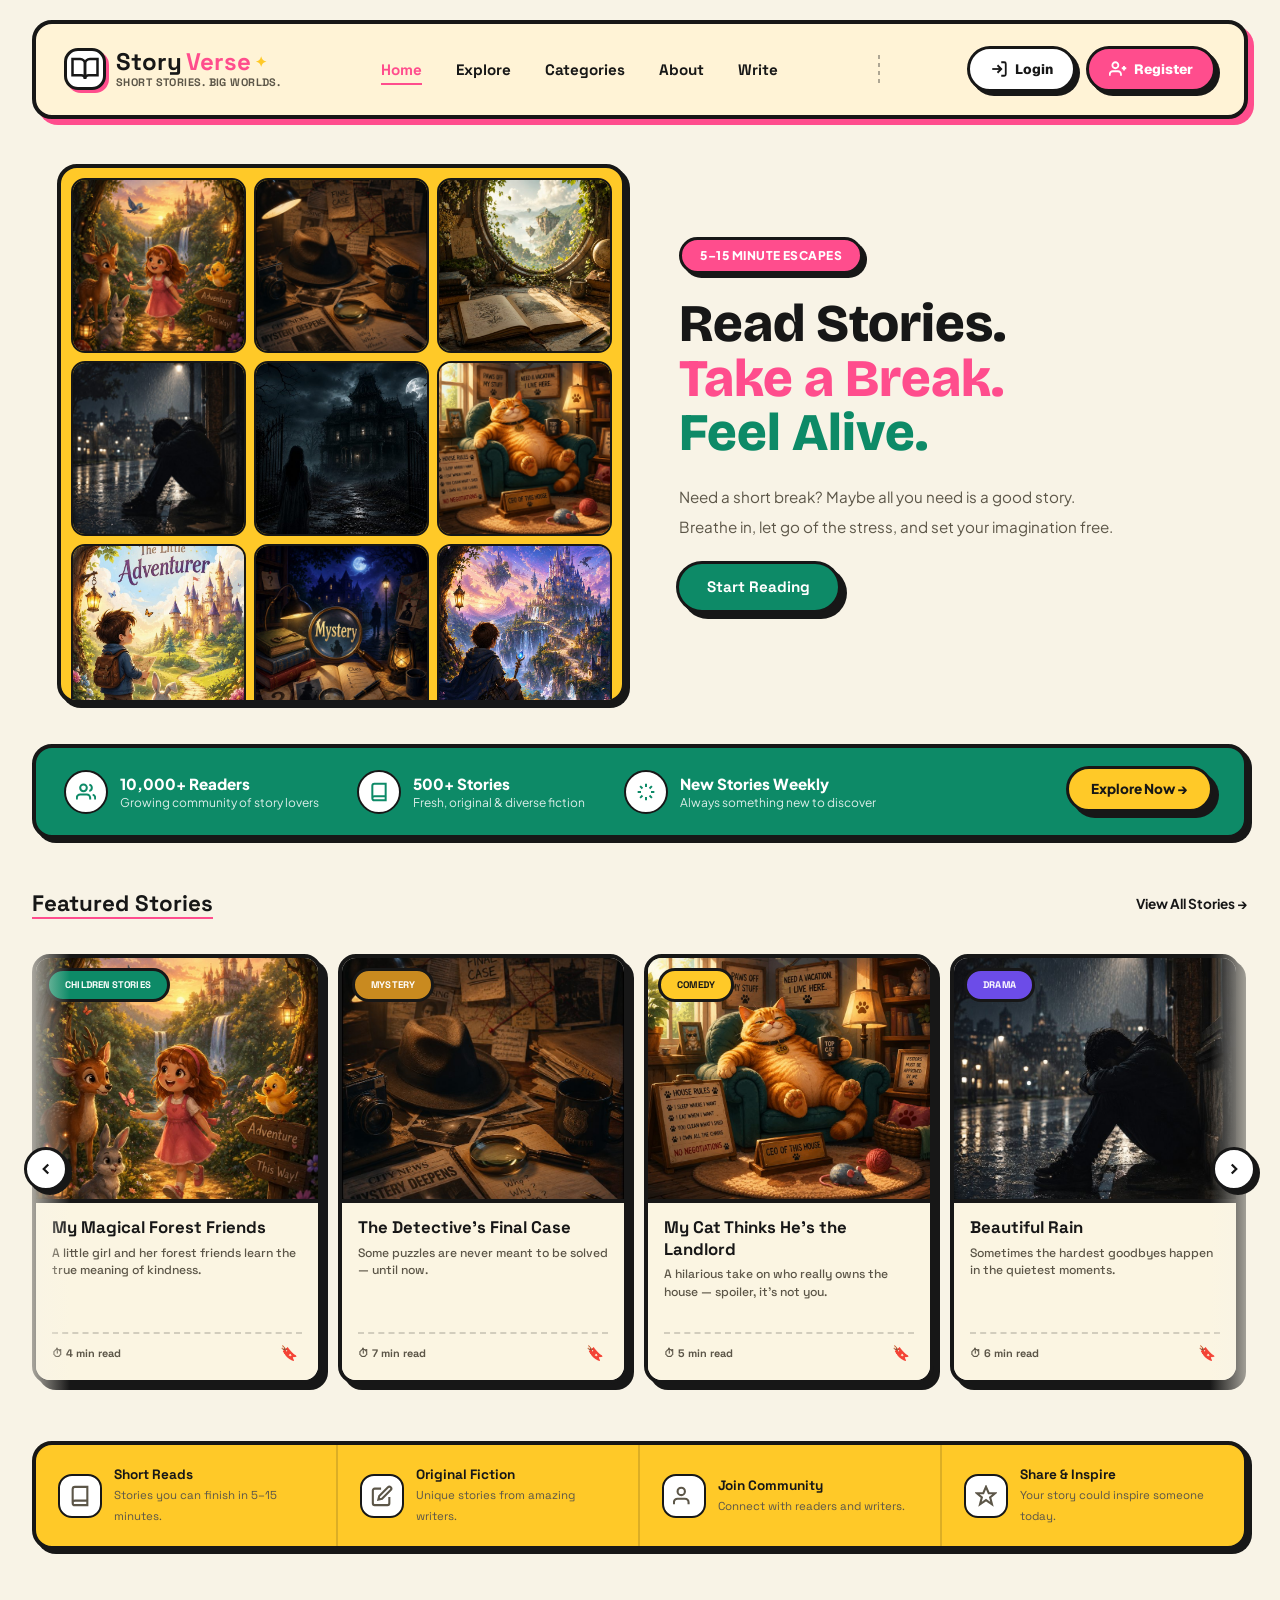
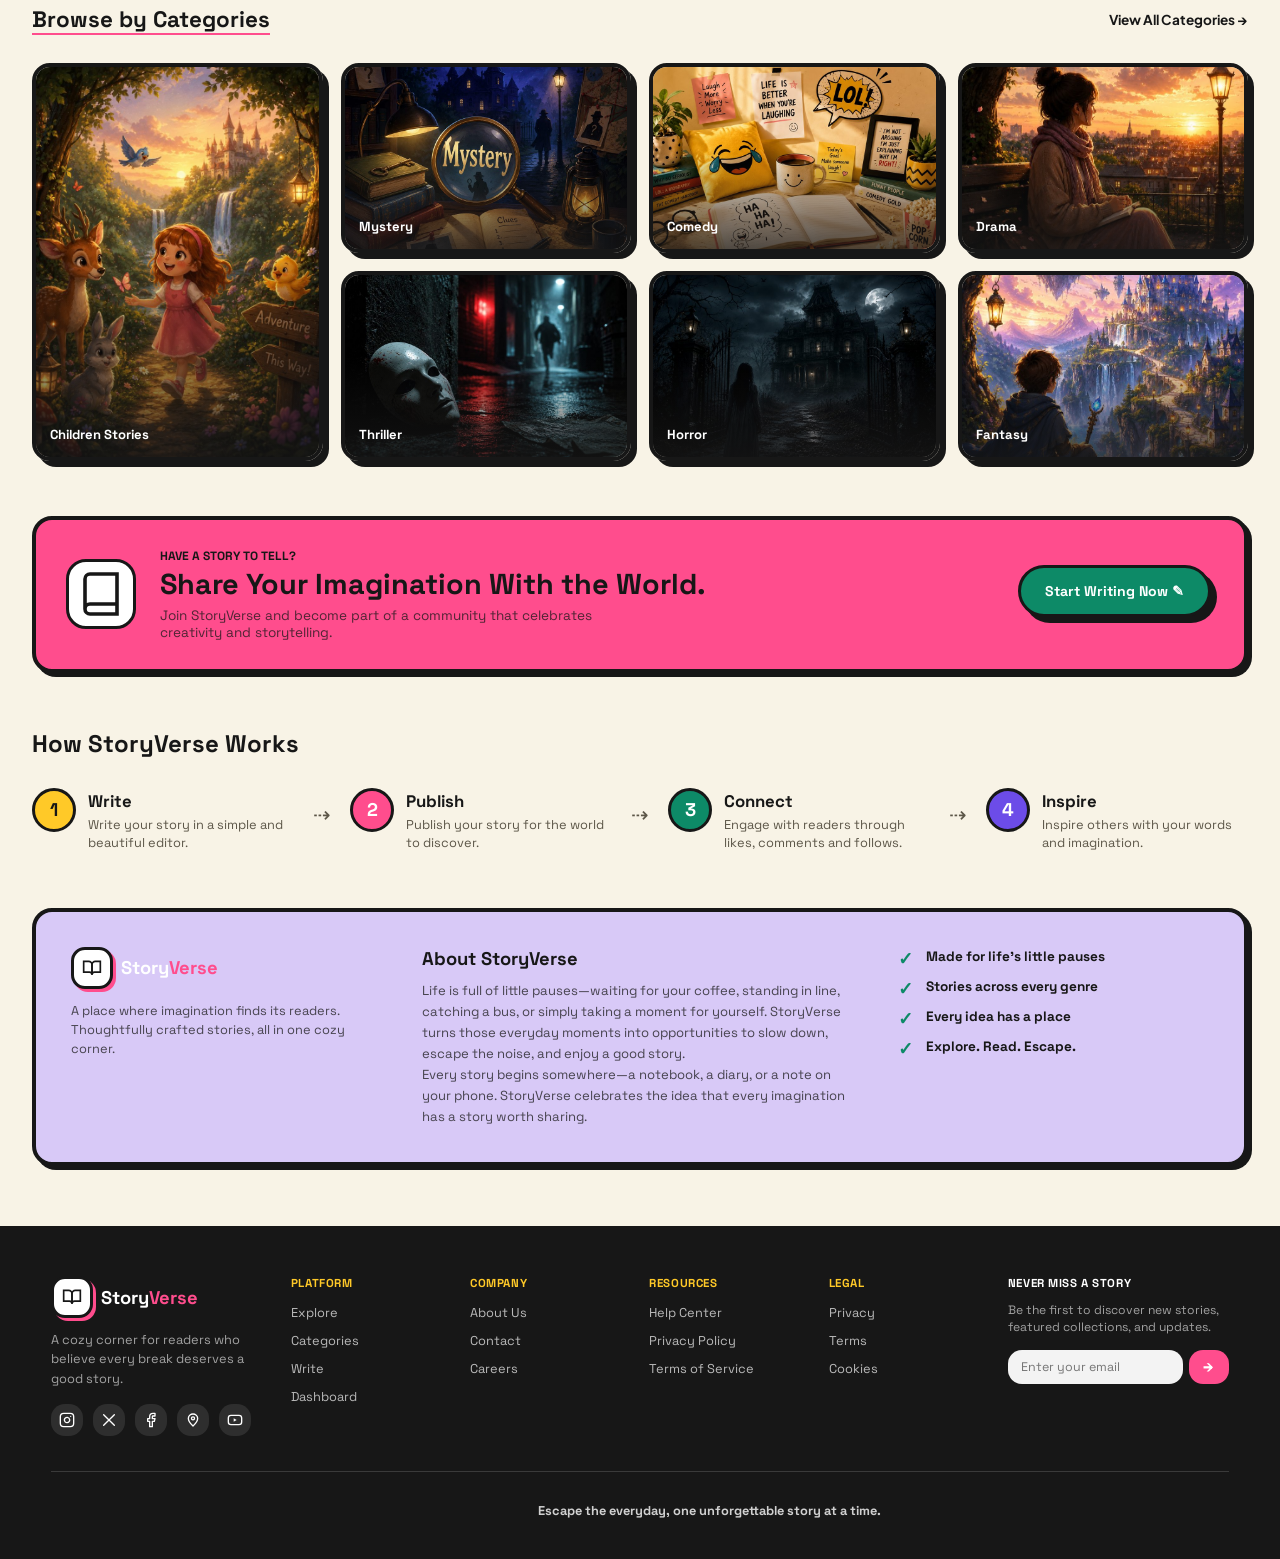
<file: index.html>
<!doctype html>
<html lang="en">
  <head>
    <meta charset="UTF-8" />
    <meta name="viewport" content="width=device-width, initial-scale=1.0" />
    <meta
      name="description"
      content="StoryVerse — read short, original fiction across children's stories, mystery, comedy, drama, thriller horror and fantasy. 5–15 minute escapes."
    />
    <meta name="theme-color" content="#f8f3e6" />
    <title>StoryVerse — Short Stories. Big Worlds.</title>
    <link rel="preconnect" href="https://fonts.googleapis.com" />
    <link rel="preconnect" href="https://fonts.gstatic.com" crossorigin />
    <link
      rel="stylesheet"
      href="https://fonts.googleapis.com/css2?family=Anton&family=Bricolage+Grotesque:opsz,wght@12..96,700..900&family=Geist:wght@500..800&family=Plus+Jakarta+Sans:wght@500..800&family=Space+Grotesk:wght@400..700&display=swap"
    />
    <link rel="stylesheet" href="style.css" />
  </head>
  <body>
    <header>
      <div class="navdiv">
        <nav class="navbar">
          <div class="title">
            <span class="logo-mark" aria-hidden="true">
              <svg
                width="30"
                height="30"
                viewBox="0 0 24 24"
                fill="none"
                stroke="currentColor"
                stroke-width="2"
              >
                <path d="M2 4h6a4 4 0 0 1 4 4v12a3 3 0 0 0-3-3H2z" />
                <path d="M22 4h-6a4 4 0 0 0-4 4v12a3 3 0 0 1 3-3h7z" />
              </svg>
            </span>
            <div class="logo-text-block">
              <h1>
                Story<span>Verse</span
                ><span class="logo-sparkle" aria-hidden="true">✦</span>
              </h1>
              <p class="tagline">Short stories. Big worlds.</p>
            </div>
          </div>

          <div class="navlinks" id="navLinks">
            <div class="drawer-header">
              <div class="drawer-brand">
                <span class="logo-mark logo-mark--sm" aria-hidden="true">
                  <svg
                    width="20"
                    height="20"
                    viewBox="0 0 24 24"
                    fill="none"
                    stroke="currentColor"
                    stroke-width="2"
                  >
                    <path d="M2 4h6a4 4 0 0 1 4 4v12a3 3 0 0 0-3-3H2z" />
                    <path d="M22 4h-6a4 4 0 0 0-4 4v12a3 3 0 0 1 3-3h7z" />
                  </svg>
                </span>
                <div>
                  <span class="drawer-brand-title">Story<em>Verse</em></span>
                  <span class="drawer-brand-tagline">Escape Reality.</span>
                </div>
              </div>
              <button
                class="drawer-close"
                id="drawerCloseBtn"
                type="button"
                aria-label="Close menu"
              >
                <svg
                  width="18"
                  height="18"
                  viewBox="0 0 24 24"
                  fill="none"
                  stroke="currentColor"
                  stroke-width="3"
                >
                  <path d="M6 6l12 12M18 6L6 18" />
                </svg>
              </button>
            </div>
            <ul>
              <li>
                <a href="#home" class="nav-link is-active" aria-current="page">
                  <span
                    class="nav-link-icon nav-link-icon--pink"
                    aria-hidden="true"
                  >
                    <svg
                      width="18"
                      height="18"
                      viewBox="0 0 24 24"
                      fill="none"
                      stroke="currentColor"
                      stroke-width="2.4"
                    >
                      <path
                        d="M3 9.5 12 3l9 6.5V21a1 1 0 0 1-1 1h-5v-7H9v7H4a1 1 0 0 1-1-1z"
                      />
                    </svg>
                  </span>
                  <span class="nav-link-label">Home</span>
                  <span class="nav-link-chevron" aria-hidden="true">
                    <svg
                      width="16"
                      height="16"
                      viewBox="0 0 24 24"
                      fill="none"
                      stroke="currentColor"
                      stroke-width="3"
                    >
                      <path d="m9 6 6 6-6 6" />
                    </svg>
                  </span>
                </a>
              </li>
              <li>
                <a href="explore.html" class="nav-link">
                  <span
                    class="nav-link-icon nav-link-icon--purple"
                    aria-hidden="true"
                  >
                    <svg
                      width="18"
                      height="18"
                      viewBox="0 0 24 24"
                      fill="none"
                      stroke="currentColor"
                      stroke-width="2.4"
                    >
                      <circle cx="12" cy="12" r="9" />
                      <path d="m14.5 9.5-2 5-5 2 2-5z" />
                    </svg>
                  </span>
                  <span class="nav-link-label">Explore</span>
                  <span class="nav-link-chevron" aria-hidden="true">
                    <svg
                      width="16"
                      height="16"
                      viewBox="0 0 24 24"
                      fill="none"
                      stroke="currentColor"
                      stroke-width="3"
                    >
                      <path d="m9 6 6 6-6 6" />
                    </svg>
                  </span>
                </a>
              </li>
              <li>
                <a href="#categories" class="nav-link">
                  <span
                    class="nav-link-icon nav-link-icon--yellow"
                    aria-hidden="true"
                  >
                    <svg
                      width="18"
                      height="18"
                      viewBox="0 0 24 24"
                      fill="none"
                      stroke="currentColor"
                      stroke-width="2.4"
                    >
                      <rect x="3" y="3" width="7" height="7" rx="1" />
                      <rect x="14" y="3" width="7" height="7" rx="1" />
                      <rect x="3" y="14" width="7" height="7" rx="1" />
                      <rect x="14" y="14" width="7" height="7" rx="1" />
                    </svg>
                  </span>
                  <span class="nav-link-label">Categories</span>
                  <span class="nav-link-chevron" aria-hidden="true">
                    <svg
                      width="16"
                      height="16"
                      viewBox="0 0 24 24"
                      fill="none"
                      stroke="currentColor"
                      stroke-width="3"
                    >
                      <path d="m9 6 6 6-6 6" />
                    </svg>
                  </span>
                </a>
              </li>
              <li>
                <a href="#about" class="nav-link">
                  <span
                    class="nav-link-icon nav-link-icon--green"
                    aria-hidden="true"
                  >
                    <svg
                      width="18"
                      height="18"
                      viewBox="0 0 24 24"
                      fill="none"
                      stroke="currentColor"
                      stroke-width="2.4"
                    >
                      <circle cx="12" cy="8" r="4" />
                      <path d="M4 21v-1a8 8 0 0 1 16 0v1" />
                    </svg>
                  </span>
                  <span class="nav-link-label">About</span>
                  <span class="nav-link-chevron" aria-hidden="true">
                    <svg
                      width="16"
                      height="16"
                      viewBox="0 0 24 24"
                      fill="none"
                      stroke="currentColor"
                      stroke-width="3"
                    >
                      <path d="m9 6 6 6-6 6" />
                    </svg>
                  </span>
                </a>
              </li>
              <li>
                <a href="index.html#" class="nav-link">
                  <span
                    class="nav-link-icon nav-link-icon--pink"
                    aria-hidden="true"
                  >
                    <svg
                      width="18"
                      height="18"
                      viewBox="0 0 24 24"
                      fill="none"
                      stroke="currentColor"
                      stroke-width="2.4"
                      stroke-linecap="round"
                      stroke-linejoin="round"
                    >
                      <path d="M12 20h9" />
                      <path
                        d="M16.376 3.622a1 1 0 0 1 3.002 3.002L7.368 18.635a2 2 0 0 1-.855.506l-2.872.838a.5.5 0 0 1-.62-.62l.838-2.872a2 2 0 0 1 .506-.854z"
                      />
                    </svg>
                  </span>
                  <span class="nav-link-label">Write</span>
                  <span class="nav-link-chevron" aria-hidden="true">
                    <svg
                      width="16"
                      height="16"
                      viewBox="0 0 24 24"
                      fill="none"
                      stroke="currentColor"
                      stroke-width="3"
                    >
                      <path d="m9 6 6 6-6 6" />
                    </svg>
                  </span>
                </a>
              </li>
            </ul>

            <div class="nav-drawer-divider" aria-hidden="true"></div>

            <div class="buttons buttons--drawer">
              <button
                class="btn-login"
                type="button"
                data-open-modal="loginModal"
              >
                <svg
                  width="18"
                  height="18"
                  viewBox="0 0 24 24"
                  fill="none"
                  stroke="currentColor"
                  stroke-width="2.4"
                >
                  <path d="M15 3h4a2 2 0 0 1 2 2v14a2 2 0 0 1-2 2h-4" />
                  <path d="M10 17l5-5-5-5" />
                  <path d="M15 12H3" />
                </svg>
                Login
              </button>
              <button
                class="btn-register"
                type="button"
                data-open-modal="registerModal"
              >
                <svg
                  width="18"
                  height="18"
                  viewBox="0 0 24 24"
                  fill="none"
                  stroke="currentColor"
                  stroke-width="2.4"
                >
                  <path d="M16 21v-2a4 4 0 0 0-4-4H5a4 4 0 0 0-4 4v2" />
                  <circle cx="8.5" cy="7" r="4" />
                  <path d="M20 8v6M23 11h-6" />
                </svg>
                Register
              </button>
            </div>
          </div>

          <span class="nav-divider" aria-hidden="true"></span>

          <div class="buttons">
            <button
              class="btn-login"
              type="button"
              data-open-modal="loginModal"
            >
              <svg
                width="18"
                height="18"
                viewBox="0 0 24 24"
                fill="none"
                stroke="currentColor"
                stroke-width="2.4"
              >
                <path d="M15 3h4a2 2 0 0 1 2 2v14a2 2 0 0 1-2 2h-4" />
                <path d="M10 17l5-5-5-5" />
                <path d="M15 12H3" />
              </svg>
              Login
            </button>
            <button
              class="btn-register"
              type="button"
              data-open-modal="registerModal"
            >
              <svg
                width="18"
                height="18"
                viewBox="0 0 24 24"
                fill="none"
                stroke="currentColor"
                stroke-width="2.4"
              >
                <path d="M16 21v-2a4 4 0 0 0-4-4H5a4 4 0 0 0-4 4v2" />
                <circle cx="8.5" cy="7" r="4" />
                <path d="M20 8v6M23 11h-6" />
              </svg>
              Register
            </button>
          </div>

          <button
            class="hamburger"
            id="hamburgerBtn"
            type="button"
            aria-label="Open menu"
            aria-expanded="false"
            aria-controls="navLinks"
          >
            <span></span>
            <span></span>
            <span></span>
          </button>
        </nav>
      </div>

      <div class="drawer-backdrop" id="drawerBackdrop"></div>
    </header>
    <main>
      <section class="home" id="home">
        <div class="hero">
          <div class="hero-left">
            <div class="box" aria-hidden="true">
              <div class="hero-marquee-col hero-marquee-col--up">
                <div class="hero-marquee-card">
                  <img src="images/childrenstory1.jpg" alt="" loading="lazy" />
                </div>
                <div class="hero-marquee-card">
                  <img src="images/drama1.jpg" alt="" loading="lazy" />
                </div>
                <div class="hero-marquee-card">
                  <img src="images/img1.jpg" alt="" loading="lazy" />
                </div>
                  <div class="hero-marquee-card">
                  <img src="images/drama2.jpg" alt="" loading="lazy" />
                </div>

                <div class="hero-marquee-card">
                  <img src="images/childrenstory1.jpg" alt="" loading="lazy" />
                </div>
                <div class="hero-marquee-card">
                  <img src="images/drama1.jpg" alt="" loading="lazy" />
                </div>
                <div class="hero-marquee-card">
                  <img src="images/img1.jpg" alt="" loading="lazy" />
                </div>
                  <div class="hero-marquee-card">
                  <img src="images/drama2.jpg" alt="" loading="lazy" />
                </div>

              </div>

              <div class="hero-marquee-col hero-marquee-col--down">
                <div class="hero-marquee-card">
                  <img src="images/mystery1.jpg" alt="" loading="lazy" />
                </div>
                <div class="hero-marquee-card">
                  <img src="images/img7.jpg" alt="" loading="lazy" />
                </div>
                <div class="hero-marquee-card">
                  <img src="images/category2.jpg" alt="" loading="lazy" />
                </div>

                 <div class="hero-marquee-card">
                  <img src="images/thriller4.jpg" alt="" loading="lazy" />
                </div>

                  <div class="hero-marquee-card">
                  <img src="images/mystery1.jpg" alt="" loading="lazy" />
                </div>
                <div class="hero-marquee-card">
                  <img src="images/img7.jpg" alt="" loading="lazy" />
                </div>
                <div class="hero-marquee-card">
                  <img src="images/category2.jpg" alt="" loading="lazy" />
                </div>
                 <div class="hero-marquee-card">
                  <img src="images/thriller4.jpg" alt="" loading="lazy" />
                </div>

              </div>

              <div class="hero-marquee-col hero-marquee-col--up">
                <div class="hero-marquee-card">
                  <img src="images/fantasy1.jpg" alt="" loading="lazy" />
                </div>
                <div class="hero-marquee-card">
                  <img src="images/comedy3.jpg" alt="" loading="lazy" />
                </div>
                   <div class="hero-marquee-card">
                  <img src="images/fantasy2.jpg" alt="" loading="lazy" />
                </div>
                <div class="hero-marquee-card">
                  <img src="images/comedy2.jpg" alt="" loading="lazy" />
                </div>

               <div class="hero-marquee-card">
                  <img src="images/fantasy1.jpg" alt="" loading="lazy" />
                </div>
                <div class="hero-marquee-card">
                  <img src="images/comedy3.jpg" alt="" loading="lazy" />
                </div>
                   <div class="hero-marquee-card">
                  <img src="images/fantasy2.jpg" alt="" loading="lazy" />
                </div>
                <div class="hero-marquee-card">
                  <img src="images/comedy2.jpg" alt="" loading="lazy" />
                </div>

              </div>
            </div>
          </div>
          <div class="hero-right">
            <span class="hero-badge">5–15 Minute Escapes</span>
            <h1 class="hero-heading">
              <span class="hero-line">Read Stories.</span>
              <span class="hero-line hero-line--pink">Take a Break.</span>
              <span class="hero-line hero-line--green">Feel Alive.</span>
            </h1>
            <p class="hero-subtext">
              <span
                >Need a short break? Maybe all you need is a good story.</span
              >
              <span
                >Breathe in, let go of the stress, and set your imagination
                free.</span
              >
            </p>
            <a href="explore.html" class="btn-start-reading">Start Reading</a>
          </div>
        </div>

        <div class="stats-bar">
          <div class="stat-item">
            <span class="stat-icon" aria-hidden="true">
              <svg
                width="20"
                height="20"
                viewBox="0 0 24 24"
                fill="none"
                stroke="currentColor"
                stroke-width="2.4"
              >
                <path d="M17 21v-2a4 4 0 0 0-4-4H5a4 4 0 0 0-4 4v2" />
                <circle cx="9" cy="7" r="4" />
                <path d="M23 21v-2a4 4 0 0 0-3-3.87M16 3.13a4 4 0 0 1 0 7.75" />
              </svg>
            </span>
            <div class="stat-text">
              <strong>10,000+ Readers</strong>
              <span>Growing community of story lovers</span>
            </div>
          </div>

          <div class="stat-item">
            <span class="stat-icon" aria-hidden="true">
              <svg
                width="20"
                height="20"
                viewBox="0 0 24 24"
                fill="none"
                stroke="currentColor"
                stroke-width="2.4"
              >
                <path
                  d="M4 19.5A2.5 2.5 0 0 1 6.5 17H20M4 19.5A2.5 2.5 0 0 0 6.5 22H20V2H6.5A2.5 2.5 0 0 0 4 4.5z"
                />
              </svg>
            </span>
            <div class="stat-text">
              <strong>500+ Stories</strong>
              <span>Fresh, original &amp; diverse fiction</span>
            </div>
          </div>

          <div class="stat-item">
            <span class="stat-icon" aria-hidden="true">
              <svg
                width="20"
                height="20"
                viewBox="0 0 24 24"
                fill="none"
                stroke="currentColor"
                stroke-width="2.4"
              >
                <path
                  d="M12 2v4M12 18v4M4.93 4.93l2.83 2.83M16.24 16.24l2.83 2.83M2 12h4M18 12h4M4.93 19.07l2.83-2.83M16.24 7.76l2.83-2.83"
                />
              </svg>
            </span>
            <div class="stat-text">
              <strong>New Stories Weekly</strong>
              <span>Always something new to discover</span>
            </div>
          </div>

          <a href="explore.html" class="btn-explore-now">Explore Now →</a>
        </div>
      </section>

      <section class="featured-stories">
        <div class="featured-section">
          <div class="featured-header">
            <h2>Featured Stories</h2>
            <a href="explore.html" class="view-all-link">View All Stories →</a>
          </div>

          <div
            class="featured-marquee-wrapper at-start"
            id="featuredMarqueeWrapper"
          >
            <button
              class="marquee-nav-btn marquee-nav-btn--prev"
              id="marqueePrev"
              type="button"
              aria-label="Scroll left"
              disabled
            >
              <svg
                width="18"
                height="18"
                viewBox="0 0 24 24"
                fill="none"
                stroke="currentColor"
                stroke-width="3"
              >
                <path d="m15 6-6 6 6 6" />
              </svg>
            </button>

            <div class="featured-marquee" id="featuredMarquee">
              <div class="featured-track">
                <article class="story-card">
                  <div class="story-card-image">
                    <img
                      src="images/childrenstory1.jpg"

                      alt="Illustration of a child with forest animal friends"
                      loading="lazy"
                    />
                    <span class="badge badge--green">Children Stories</span>
                  </div>
                  <div class="story-card-body">
                    <h3>My Magical Forest Friends</h3>
                    <p>
                      A little girl and her forest friends learn the true
                      meaning of kindness.
                    </p>
                    <div class="story-card-meta">
                      <span>⏱ 4 min read</span>
                      <button
                        class="bookmark-btn"
                        type="button"
                        aria-label="Bookmark My Magical Forest Friends"
                        aria-pressed="false"
                      >
                        🔖
                      </button>
                    </div>
                  </div>
                </article>

                <article class="story-card">
                  <div class="story-card-image">
                    <img
                      src="images/mystery1.jpg"
                      alt="A detective examining evidence at a desk"
                      loading="lazy"
                    />
                    <span class="badge badge--mustard">Mystery</span>
                  </div>
                  <div class="story-card-body">
                    <h3>The Detective's Final Case</h3>
                    <p>
                      Some puzzles are never meant to be solved — until now.
                    </p>
                    <div class="story-card-meta">
                      <span>⏱ 7 min read</span>
                      <button
                        class="bookmark-btn"
                        type="button"
                        aria-label="Bookmark The Detective's Final Case"
                        aria-pressed="false"
                      >
                        🔖
                      </button>
                    </div>
                  </div>
                </article>

                <article class="story-card">
                  <div class="story-card-image">
                    <img
                      src="images/comedy3.jpg"
                      alt="A cat lounging on a couch"
                      loading="lazy"
                    />
                    <span class="badge badge--yellow">Comedy</span>
                  </div>
                  <div class="story-card-body">
                    <h3>My Cat Thinks He's the Landlord</h3>
                    <p>
                      A hilarious take on who really owns the house — spoiler,
                      it's not you.
                    </p>
                    <div class="story-card-meta">
                      <span>⏱ 5 min read</span>
                      <button
                        class="bookmark-btn"
                        type="button"
                        aria-label="Bookmark My Cat Thinks He's the Landlord"
                        aria-pressed="false"
                      >
                        🔖
                      </button>
                    </div>
                  </div>
                </article>

                <article class="story-card">
                  <div class="story-card-image">
                    <img
                      src="images/drama1.jpg"
                      alt="Rain falling against a windowpane"
                      loading="lazy"
                    />
                    <span class="badge badge--purple">Drama</span>
                  </div>
                  <div class="story-card-body">
                    <h3>Beautiful Rain</h3>
                    <p>
                      Sometimes the hardest goodbyes happen in the quietest
                      moments.
                    </p>
                    <div class="story-card-meta">
                      <span>⏱ 6 min read</span>
                      <button
                        class="bookmark-btn"
                        type="button"
                        aria-label="Bookmark Beautiful Rain"
                        aria-pressed="false"
                      >
                        🔖
                      </button>
                    </div>
                  </div>
                </article>

                <article class="story-card">
                  <div class="story-card-image">
                    <img
                      src="images/thriller4.jpg"
                      alt="Blood-stained white mask on a wet street during a tense nighttime chase."
                      loading="lazy"
                    />
                    <span class="badge badge--navy">Thriller</span>
                  </div>
                  <div class="story-card-body">
                    <h3>The Mask Left Behind</h3>
                    <p>
                      The killer vanished into the darkness, leaving only one clue behind.
                    </p>
                    <div class="story-card-meta">
                      <span>⏱ 8 min read</span>
                      <button
                        class="bookmark-btn"
                        type="button"
                        aria-label="Bookmark The Door That Wasn't There"
                        aria-pressed="false"
                      >
                        🔖
                      </button>
                    </div>
                  </div>
                </article>

                <article class="story-card">
                  <div class="story-card-image">
                    <img
                      src="images/img7.jpg"
                      alt="Dark haunted mansion under a full moon with a lone figure standing at the entrance"
                      loading="lazy"
                    />
                    <span class="badge badge--pink">Horror</span>
                  </div>
                  <div class="story-card-body">
                    <h3>The Last Visitor</h3>
                    <p>
                      Everyone who entered vanished. She wanted to know why.
                    </p>
                    <div class="story-card-meta">
                      <span>⏱ 6 min read</span>
                      <button
                        class="bookmark-btn"
                        type="button"
                        aria-label="Bookmark What Waits in Room 4B"
                        aria-pressed="false"
                      >
                        🔖
                      </button>
                    </div>
                  </div>
                </article>
              </div>
            </div>

            <button
              class="marquee-nav-btn marquee-nav-btn--next"
              id="marqueeNext"
              type="button"
              aria-label="Scroll right"
            >
              <svg
                width="18"
                height="18"
                viewBox="0 0 24 24"
                fill="none"
                stroke="currentColor"
                stroke-width="3"
              >
                <path d="m9 6 6 6-6 6" />
              </svg>
            </button>
          </div>
        </div>
      </section>

      <section class="features-section">
        <ul class="features-list">
          <li class="feature-item">
            <span class="feature-icon" aria-hidden="true">
              <svg
                width="22"
                height="22"
                viewBox="0 0 24 24"
                fill="none"
                stroke="currentColor"
                stroke-width="2.3"
              >
                <path
                  d="M4 19.5A2.5 2.5 0 0 1 6.5 17H20M4 19.5A2.5 2.5 0 0 0 6.5 22H20V2H6.5A2.5 2.5 0 0 0 4 4.5z"
                />
              </svg>
            </span>
            <div>
              <strong>Short Reads</strong>
              <span>Stories you can finish in 5–15 minutes.</span>
            </div>
          </li>

          <li class="feature-item">
            <span class="feature-icon" aria-hidden="true">
              <svg
                width="22"
                height="22"
                viewBox="0 0 24 24"
                fill="none"
                stroke="currentColor"
                stroke-width="2.3"
              >
                <path
                  d="M11 4H4a2 2 0 0 0-2 2v14a2 2 0 0 0 2 2h14a2 2 0 0 0 2-2v-7"
                />
                <path
                  d="M18.5 2.5a2.12 2.12 0 0 1 3 3L12 15l-4 1 1-4 9.5-9.5z"
                />
              </svg>
            </span>
            <div>
              <strong>Original Fiction</strong>
              <span>Unique stories from amazing writers.</span>
            </div>
          </li>

          <li class="feature-item">
            <span class="feature-icon" aria-hidden="true">
              <svg
                width="22"
                height="22"
                viewBox="0 0 24 24"
                fill="none"
                stroke="currentColor"
                stroke-width="2.3"
              >
                <path d="M17 21v-2a4 4 0 0 0-4-4H5a4 4 0 0 0-4 4v2" />
                <circle cx="9" cy="7" r="4" />
              </svg>
            </span>
            <div>
              <strong>Join Community</strong>
              <span>Connect with readers and writers.</span>
            </div>
          </li>

          <li class="feature-item">
            <span class="feature-icon" aria-hidden="true">
              <svg
                width="22"
                height="22"
                viewBox="0 0 24 24"
                fill="none"
                stroke="currentColor"
                stroke-width="2.3"
              >
                <path
                  d="M12 2l3 7h7l-5.5 4.5L18.5 21 12 16.5 5.5 21l2-7.5L2 9h7z"
                />
              </svg>
            </span>
            <div>
              <strong>Share &amp; Inspire</strong>
              <span>Your story could inspire someone today.</span>
            </div>
          </li>
        </ul>
      </section>

      <section class="categories-section" id="categories">
        <div class="categories-header">
          <h2>Browse by Categories</h2>
          <a href="explore.html" class="view-all-link">View All Categories →</a>
        </div>

        <div class="categories-grid">

          <a href="explore.html?category=Children+Stories" class="category-card cat-large">
            <img
              src="images/childrenstory1.jpg"
              alt="Children Stories category"
              loading="lazy"
            />
            <span class="category-name">Children Stories</span>
          </a>

          <a href="explore.html?category=Mystery" class="category-card cat-mystery">
            <img
              src="images/category2.jpg"
              alt="Mystery category"
              loading="lazy"
            />
            <span class="category-name">Mystery</span>
          </a>

          <a href="explore.html?category=Comedy" class="category-card cat-comedy">
            <img
              src="images/comedy2.jpg"
              alt="Comedy category"
              loading="lazy"
            />
            <span class="category-name">Comedy</span>
          </a>

          <a href="explore.html?category=Drama" class="category-card cat-drama">
            <img
              src="images/drama2.jpg"
              alt="Drama category"
              loading="lazy"
            />
            <span class="category-name">Drama</span>
          </a>

          <a href="explore.html?category=Thriller" class="category-card cat-thriller">
            <img
              src="images/thriller4.jpg"
              alt="Thriller category"
              loading="lazy"
            />
            <span class="category-name">Thriller</span>
          </a>

          <a href="explore.html?category=Horror" class="category-card cat-horror">
            <img
              src="images/img7.jpg"
              alt="Horror category"
              loading="lazy"
            />
            <span class="category-name">Horror</span>
          </a>

          <a href="explore.html?category=Fantasy" class="category-card cat-fantasy">
            <img
              src="images/fantasy2.jpg"
              alt="Fantasy category"
              loading="lazy"
            />
            <span class="category-name">Fantasy</span>
          </a>

        </div>
      </section>

      <section class="cta-write">
        <div class="cta-write-icon" aria-hidden="true">
          <svg
            width="48"
            height="48"
            viewBox="0 0 24 24"
            fill="none"
            stroke="currentColor"
            stroke-width="1.8"
          >
            <path
              d="M4 19.5A2.5 2.5 0 0 1 6.5 17H20M4 19.5A2.5 2.5 0 0 0 6.5 22H20V2H6.5A2.5 2.5 0 0 0 4 4.5z"
            />
          </svg>
        </div>
        <div class="cta-write-body">
          <span class="cta-write-eyebrow">Have a story to tell?</span>
          <h2>Share Your Imagination With the World.</h2>
          <p>
            Join StoryVerse and become part of a community that celebrates
            creativity and storytelling.
          </p>
        </div>
        <a href="#home" class="btn-write-now">Start Writing Now ✎</a>
      </section>

      <section class="how-it-works">
        <h2>How StoryVerse Works</h2>

        <ol class="steps-row">
          <li class="step-item">
            <span class="step-number step-number--yellow" aria-hidden="true"
              >1</span
            >
            <div>
              <strong>Write</strong>
              <p>Write your story in a simple and beautiful editor.</p>
            </div>
          </li>
          <span class="step-connector" aria-hidden="true">⇢</span>
          <li class="step-item">
            <span class="step-number step-number--pink" aria-hidden="true"
              >2</span
            >
            <div>
              <strong>Publish</strong>
              <p>Publish your story for the world to discover.</p>
            </div>
          </li>
          <span class="step-connector" aria-hidden="true">⇢</span>
          <li class="step-item">
            <span class="step-number step-number--green" aria-hidden="true"
              >3</span
            >
            <div>
              <strong>Connect</strong>
              <p>Engage with readers through likes, comments and follows.</p>
            </div>
          </li>
          <span class="step-connector" aria-hidden="true">⇢</span>
          <li class="step-item">
            <span class="step-number step-number--purple" aria-hidden="true"
              >4</span
            >
            <div>
              <strong>Inspire</strong>
              <p>Inspire others with your words and imagination.</p>
            </div>
          </li>
        </ol>
      </section>

      <section class="about-banner" id="about">
        <div class="about-brand">
          <div class="footer-logo">
            <span class="logo-mark logo-mark--sm" aria-hidden="true">
              <svg
                width="20"
                height="20"
                viewBox="0 0 24 24"
                fill="none"
                stroke="currentColor"
                stroke-width="2"
              >
                <path d="M2 4h6a4 4 0 0 1 4 4v12a3 3 0 0 0-3-3H2z" />
                <path d="M22 4h-6a4 4 0 0 0-4 4v12a3 3 0 0 1 3-3h7z" />
              </svg>
            </span>
            <span class="footer-logo-text">Story<em>Verse</em></span>
          </div>
          <p>
            A place where imagination finds its readers. Thoughtfully crafted
            stories, all in one cozy corner.
          </p>
        </div>

        <div class="about-copy">
          <h3>About StoryVerse</h3>
          <p>
            Life is full of little pauses—waiting for your coffee, standing in
            line, catching a bus, or simply taking a moment for yourself.
            StoryVerse turns those everyday moments into opportunities to slow
            down, escape the noise, and enjoy a good story.
            <br />
            Every story begins somewhere—a notebook, a diary, or a note on your
            phone. StoryVerse celebrates the idea that every imagination has a
            story worth sharing.
          </p>
        </div>

        <ul class="about-checks">
          <li>Made for life's little pauses</li>
          <li>Stories across every genre</li>
          <li>Every idea has a place</li>
          <li>Explore. Read. Escape.</li>
        </ul>
      </section>

      <footer class="site-footer" id="contact">
        <div class="footer-top">
          <div class="footer-brand">
            <div class="footer-logo">
              <span class="logo-mark logo-mark--sm" aria-hidden="true">
                <svg
                  width="20"
                  height="20"
                  viewBox="0 0 24 24"
                  fill="none"
                  stroke="currentColor"
                  stroke-width="2"
                >
                  <path d="M2 4h6a4 4 0 0 1 4 4v12a3 3 0 0 0-3-3H2z" />
                  <path d="M22 4h-6a4 4 0 0 0-4 4v12a3 3 0 0 1 3-3h7z" />
                </svg>
              </span>
              <span class="footer-logo-text">Story<em>Verse</em></span>
            </div>
            <p>
              A cozy corner for readers who believe every break deserves a good
              story.
            </p>
            <div class="footer-social">
              <a href="#" aria-label="Instagram">
                <svg
                  width="16"
                  height="16"
                  viewBox="0 0 24 24"
                  fill="none"
                  stroke="currentColor"
                  stroke-width="2"
                  stroke-linecap="round"
                  stroke-linejoin="round"
                >
                  <rect x="2" y="2" width="20" height="20" rx="5" />
                  <path d="M16 11.37A4 4 0 1 1 12.63 8 4 4 0 0 1 16 11.37z" />
                  <path d="M17.5 6.5h.01" />
                </svg>
              </a>
              <a href="#" aria-label="Twitter / X">
                <svg
                  width="16"
                  height="16"
                  viewBox="0 0 24 24"
                  fill="none"
                  stroke="currentColor"
                  stroke-width="2"
                  stroke-linecap="round"
                >
                  <path d="M4 4l16 16" />
                  <path d="M20 4 4 20" />
                </svg>
              </a>
              <a href="#" aria-label="Facebook">
                <svg
                  width="16"
                  height="16"
                  viewBox="0 0 24 24"
                  fill="none"
                  stroke="currentColor"
                  stroke-width="2"
                  stroke-linecap="round"
                  stroke-linejoin="round"
                >
                  <path
                    d="M18 2h-3a5 5 0 0 0-5 5v3H7v4h3v8h4v-8h3l1-4h-4V7a1 1 0 0 1 1-1h3z"
                  />
                </svg>
              </a>
              <a href="#" aria-label="Pinterest">
                <svg
                  width="16"
                  height="16"
                  viewBox="0 0 24 24"
                  fill="none"
                  stroke="currentColor"
                  stroke-width="2"
                  stroke-linecap="round"
                  stroke-linejoin="round"
                >
                  <path
                    d="M12 21s-7-6.1-7-11.5A7 7 0 0 1 12 3a7 7 0 0 1 7 6.5C19 14.9 12 21 12 21z"
                  />
                  <circle cx="12" cy="9.5" r="2.3" />
                </svg>
              </a>
              <a href="#" aria-label="YouTube">
                <svg
                  width="16"
                  height="16"
                  viewBox="0 0 24 24"
                  fill="none"
                  stroke="currentColor"
                  stroke-width="2"
                  stroke-linecap="round"
                  stroke-linejoin="round"
                >
                  <rect x="2" y="5" width="20" height="14" rx="4" />
                  <path
                    d="M10 9.5v5l4.5-2.5z"
                    fill="currentColor"
                    stroke="none"
                  />
                </svg>
              </a>
            </div>
          </div>

          <div class="footer-col">
            <h4>Platform</h4>
            <a href="explore.html">Explore</a>
            <a href="#categories">Categories</a>
            <a href="index.html#">Write</a>
            <a href="index.html#">Dashboard</a>
          </div>

          <div class="footer-col">
            <h4>Company</h4>
            <a href="#about">About Us</a>
            <a href="#contact">Contact</a>
            <a href="#">Careers</a>
          </div>

          <div class="footer-col">
            <h4>Resources</h4>
            <a href="#">Help Center</a>
            <a href="#">Privacy Policy</a>
            <a href="#">Terms of Service</a>
          </div>

          <div class="footer-col">
            <h4>Legal</h4>
            <a href="#">Privacy</a>
            <a href="#">Terms</a>
            <a href="#">Cookies</a>
          </div>

          <div class="footer-newsletter">
            <h4>NEVER MISS A STORY</h4>
            <p>
              Be the first to discover new stories, featured collections, and
              updates.
            </p>
            <form id="newsletterForm" novalidate>
              <label for="newsletterEmail" class="visually-hidden"
                >Email address</label
              >
              <input
                type="email"
                id="newsletterEmail"
                name="email"
                placeholder="Enter your email"
                autocomplete="email"
                required
              />
              <button type="submit" aria-label="Subscribe">→</button>
            </form>
            <p
              class="newsletter-status"
              id="newsletterStatus"
              role="status"
              aria-live="polite"
            ></p>
          </div>
        </div>

        <div class="footer-bottom">
          <button
            class="btn-back-to-top"
            id="backToTop"
            aria-label="Back to top"
          >
            ↑ Back to Top
          </button>
          <p class="footer-quote">
            Escape the everyday, one unforgettable story at a time.
          </p>
        </div>
      </footer>
    </main>

    <div class="modal-overlay" id="loginModal">
      <div class="modal">
        <button
          class="close-btn"
          id="loginCloseBtn"
          type="button"
          aria-label="Close"
        >
          ✕
        </button>

        <div class="modal-form">
          <h2 class="modal-form-title">Sign In</h2>
          <p class="modal-form-subtitle">
            Don't have an account?
            <a href="#" id="switchToRegister">Register</a>
          </p>

          <form id="loginForm" novalidate>
            <div class="form-group">
              <label for="loginEmail">Email Address</label>
              <input
                type="email"
                id="loginEmail"
                name="email"
                placeholder="you@example.com"
                autocomplete="email"
                required
              />
            </div>

            <div class="form-group">
              <div class="form-label-row">
                <label for="loginPassword">Password</label>
                <a href="#" class="forgot-link">Forgot password?</a>
              </div>
              <div class="password-field">
                <input
                  type="password"
                  id="loginPassword"
                  name="password"
                  placeholder="Your password"
                  autocomplete="current-password"
                  required
                />
                <button
                  type="button"
                  class="password-toggle"
                  id="loginPasswordToggle"
                  aria-label="Show password"
                  aria-pressed="false"
                >
                  <svg
                    width="18"
                    height="18"
                    viewBox="0 0 24 24"
                    fill="none"
                    stroke="currentColor"
                    stroke-width="2.3"
                  >
                    <path
                      d="M2 12s3.5-7 10-7 10 7 10 7-3.5 7-10 7S2 12 2 12z"
                    />
                    <circle cx="12" cy="12" r="3" />
                  </svg>
                </button>
              </div>
            </div>

            <button type="submit" class="btn-auth-submit">Sign In</button>
          </form>
        </div>
      </div>
    </div>

    <div class="modal-overlay" id="registerModal">
      <div class="modal">
        <button
          class="close-btn"
          id="registerCloseBtn"
          type="button"
          aria-label="Close"
        >
          ✕
        </button>

        <div class="modal-form">
          <h2 class="modal-form-title">Register</h2>
          <p class="modal-form-subtitle">
            Already have an account? <a href="#" id="switchToLogin">Sign in</a>
          </p>

          <form id="registerForm" novalidate>
            <div class="form-group">
              <label for="registerName">Full Name</label>
              <input
                type="text"
                id="registerName"
                name="name"
                placeholder="Your full name"
                autocomplete="name"
                required
              />
            </div>

            <div class="form-group">
              <label for="registerEmail">Email Address</label>
              <input
                type="email"
                id="registerEmail"
                name="email"
                placeholder="you@example.com"
                autocomplete="email"
                required
              />
            </div>

            <div class="form-group">
              <label for="registerPassword">Password</label>
              <div class="password-field">
                <input
                  type="password"
                  id="registerPassword"
                  name="password"
                  placeholder="At least 6 characters"
                  autocomplete="new-password"
                  minlength="6"
                  required
                />
                <button
                  type="button"
                  class="password-toggle"
                  id="registerPasswordToggle"
                  aria-label="Show password"
                  aria-pressed="false"
                >
                  <svg
                    width="18"
                    height="18"
                    viewBox="0 0 24 24"
                    fill="none"
                    stroke="currentColor"
                    stroke-width="2.3"
                  >
                    <path
                      d="M2 12s3.5-7 10-7 10 7 10 7-3.5 7-10 7S2 12 2 12z"
                    />
                    <circle cx="12" cy="12" r="3" />
                  </svg>
                </button>
              </div>
            </div>

            <button type="submit" class="btn-auth-submit">
              Create Account
            </button>
          </form>
        </div>
      </div>
    </div>
    <script src="js/app.js" defer></script>
  </body>
</html>
</file>
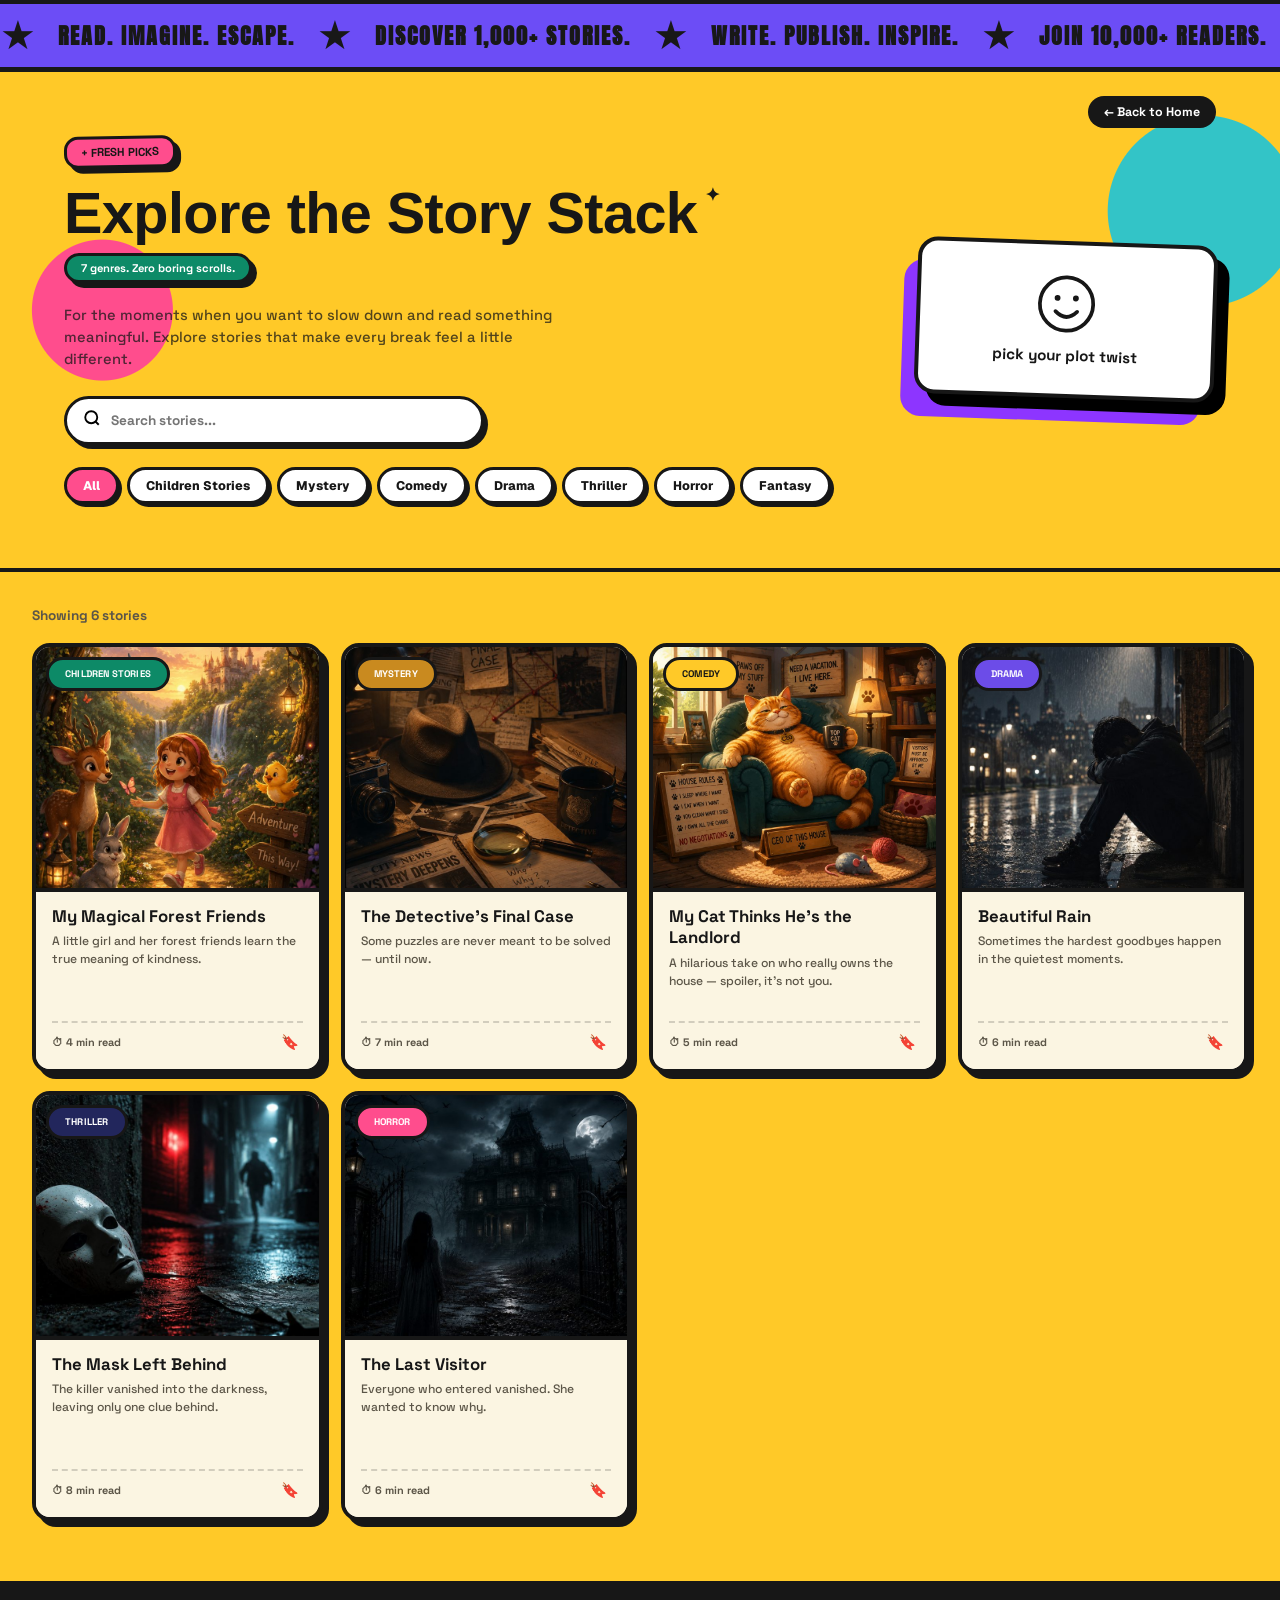
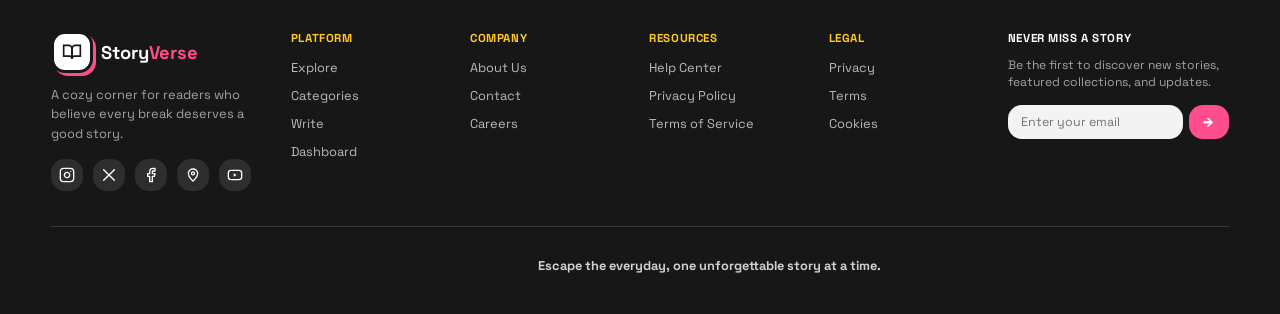
<file: explore.html>
<!doctype html>
<html lang="en">
  <head>
    <meta charset="UTF-8" />
    <meta name="viewport" content="width=device-width, initial-scale=1.0" />
    <meta
      name="description"
      content="StoryVerse — read short, original fiction across children's stories, mystery, comedy, drama, thriller horror and fantasy. 5–15 minute escapes."
    />
    <meta name="theme-color" content="#ffc928" />
    <title>Explore Stories — StoryVerse</title>
    <link rel="preconnect" href="https://fonts.googleapis.com" />
    <link rel="preconnect" href="https://fonts.gstatic.com" crossorigin />
    <link
      rel="stylesheet"
      href="https://fonts.googleapis.com/css2?family=Anton&family=Bricolage+Grotesque:opsz,wght@12..96,700..900&family=Geist:wght@500..800&family=Plus+Jakarta+Sans:wght@500..800&family=Space+Grotesk:wght@400..700&display=swap"
    />
    <link rel="stylesheet" href="style.css" />
  </head>
  <body class="explore-page">
    <div class="explore-banner" aria-label="Announcements">
      <div class="ticker-track">
        <div class="ticker-content">
          <span class="star" aria-hidden="true">★</span>
          <span class="ticker-item">READ. IMAGINE. ESCAPE.</span>
          <span class="star" aria-hidden="true">★</span>
          <span class="ticker-item">DISCOVER 1,000+ STORIES.</span>
          <span class="star" aria-hidden="true">★</span>
          <span class="ticker-item">WRITE. PUBLISH. INSPIRE.</span>
          <span class="star" aria-hidden="true">★</span>
          <span class="ticker-item">JOIN 10,000+ READERS.</span>
          <span class="star" aria-hidden="true">★</span>
          <span class="ticker-item">NEW STORIES EVERY WEEK.</span>
        </div>
        <div class="ticker-content" aria-hidden="true">
          <span class="star">★</span>
          <span class="ticker-item">READ. IMAGINE. ESCAPE.</span>
          <span class="star">★</span>
          <span class="ticker-item">DISCOVER 1,000+ STORIES.</span>
          <span class="star">★</span>
          <span class="ticker-item">WRITE. PUBLISH. INSPIRE.</span>
          <span class="star">★</span>
          <span class="ticker-item">JOIN 10,000+ READERS.</span>
          <span class="star">★</span>
          <span class="ticker-item">NEW STORIES EVERY WEEK.</span>
        </div>
      </div>
    </div>

    <main>
      <section class="explore-hero">
        <a href="index.html" class="btn-back-home">← Back to Home</a>

        <div class="explore-hero-copy">
          <span class="explore-badge">+ Fresh Picks</span>
          <h1 class="explore-title">
            Explore the Story Stack
            <span class="title-sparkle" aria-hidden="true">✦</span>
          </h1>
          <span class="explore-subbadge">7 genres. Zero boring scrolls.</span>
          <p class="explore-desc">
            For the moments when you want to slow down and read something
            meaningful. Explore stories that make every break feel a
            little different.
          </p>

          <form class="search-box" role="search" id="searchForm">
            <span class="search-icon" aria-hidden="true">
              <svg
                width="18"
                height="18"
                viewBox="0 0 24 24"
                fill="none"
                stroke="currentColor"
                stroke-width="2.5"
              >
                <circle cx="11" cy="11" r="8" />
                <path d="m21 21-4.35-4.35" />
              </svg>
            </span>
            <label for="searchInput" class="visually-hidden"
              >Search stories</label
            >
            <input
              type="search"
              id="searchInput"
              placeholder="Search stories..."
              autocomplete="off"
            />
          </form>

          <div
            class="filter-pills"
            id="filterPills"
            role="group"
            aria-label="Filter stories by category"
          >
            <button
              class="filter-pill is-active"
              type="button"
              data-filter="all"
              aria-pressed="true"
            >
              All
            </button>
            <button
              class="filter-pill"
              type="button"
              data-filter="Children Stories"
              aria-pressed="false"
            >
              Children Stories
            </button>
            <button
              class="filter-pill"
              type="button"
              data-filter="Mystery"
              aria-pressed="false"
            >
              Mystery
            </button>
            <button
              class="filter-pill"
              type="button"
              data-filter="Comedy"
              aria-pressed="false"
            >
              Comedy
            </button>
            <button
              class="filter-pill"
              type="button"
              data-filter="Drama"
              aria-pressed="false"
            >
              Drama
            </button>
            <button
              class="filter-pill"
              type="button"
              data-filter="Thriller"
              aria-pressed="false"
            >
              Thriller
            </button>
            <button
              class="filter-pill"
              type="button"
              data-filter="Horror"
              aria-pressed="false"
            >
              Horror
            </button>
            <button
              class="filter-pill"
              type="button"
              data-filter="Fantasy"
              aria-pressed="false"
            >
              Fantasy
            </button>
          </div>

          <div class="explore-hero-card" aria-hidden="true">
            <div class="explore-hero-card-face">
              <svg
                width="60"
                height="60"
                viewBox="0 0 72 72"
                fill="none"
                stroke="#171717"
                stroke-width="4.5"
                stroke-linecap="round"
                stroke-linejoin="round"
              >
                <circle cx="36" cy="36" r="32" />
                <circle cx="25" cy="29" r="3.5" fill="#171717" stroke="none" />
                <circle cx="47" cy="29" r="3.5" fill="#171717" stroke="none" />
                <path d="M23 45 Q36 58 49 45" />
              </svg>
            </div>
            <strong>pick your plot twist</strong>
          </div>
        </div>
      </section>

      <section class="explore-results">
        <p
          class="results-count"
          id="resultsCount"
          role="status"
          aria-live="polite"
        >
          Showing 6 stories
        </p>
        <div class="explore-grid" id="exploreGrid"></div>
      </section>
    </main>

    <footer class="site-footer">
      <div class="footer-top">
        <div class="footer-brand">
          <div class="footer-logo">
            <span class="logo-mark logo-mark--sm" aria-hidden="true">
              <svg
                width="20"
                height="20"
                viewBox="0 0 24 24"
                fill="none"
                stroke="currentColor"
                stroke-width="2"
              >
                <path d="M2 4h6a4 4 0 0 1 4 4v12a3 3 0 0 0-3-3H2z" />
                <path d="M22 4h-6a4 4 0 0 0-4 4v12a3 3 0 0 1 3-3h7z" />
              </svg>
            </span>
            <span class="footer-logo-text">Story<em>Verse</em></span>
          </div>
          <p>
           A cozy corner for readers who believe every break deserves a good
              story.
          </p>
          <div class="footer-social">
            <a href="#" aria-label="Instagram">
              <svg
                width="16"
                height="16"
                viewBox="0 0 24 24"
                fill="none"
                stroke="currentColor"
                stroke-width="2"
                stroke-linecap="round"
                stroke-linejoin="round"
              >
                <rect x="2" y="2" width="20" height="20" rx="5" />
                <path d="M16 11.37A4 4 0 1 1 12.63 8 4 4 0 0 1 16 11.37z" />
                <path d="M17.5 6.5h.01" />
              </svg>
            </a>
            <a href="#" aria-label="Twitter / X">
              <svg
                width="16"
                height="16"
                viewBox="0 0 24 24"
                fill="none"
                stroke="currentColor"
                stroke-width="2"
                stroke-linecap="round"
              >
                <path d="M4 4l16 16" />
                <path d="M20 4 4 20" />
              </svg>
            </a>
            <a href="#" aria-label="Facebook">
              <svg
                width="16"
                height="16"
                viewBox="0 0 24 24"
                fill="none"
                stroke="currentColor"
                stroke-width="2"
                stroke-linecap="round"
                stroke-linejoin="round"
              >
                <path
                  d="M18 2h-3a5 5 0 0 0-5 5v3H7v4h3v8h4v-8h3l1-4h-4V7a1 1 0 0 1 1-1h3z"
                />
              </svg>
            </a>
            <a href="#" aria-label="Pinterest">
              <svg
                width="16"
                height="16"
                viewBox="0 0 24 24"
                fill="none"
                stroke="currentColor"
                stroke-width="2"
                stroke-linecap="round"
                stroke-linejoin="round"
              >
                <path
                  d="M12 21s-7-6.1-7-11.5A7 7 0 0 1 12 3a7 7 0 0 1 7 6.5C19 14.9 12 21 12 21z"
                />
                <circle cx="12" cy="9.5" r="2.3" />
              </svg>
            </a>
            <a href="#" aria-label="YouTube">
              <svg
                width="16"
                height="16"
                viewBox="0 0 24 24"
                fill="none"
                stroke="currentColor"
                stroke-width="2"
                stroke-linecap="round"
                stroke-linejoin="round"
              >
                <rect x="2" y="5" width="20" height="14" rx="4" />
                <path
                  d="M10 9.5v5l4.5-2.5z"
                  fill="currentColor"
                  stroke="none"
                />
              </svg>
            </a>
          </div>
        </div>

        <div class="footer-col">
          <h4>Platform</h4>
          <a href="explore.html">Explore</a>
          <a href="index.html#categories">Categories</a>
          <a href="index.html#">Write</a>
          <a href="index.html#">Dashboard</a>
        </div>

        <div class="footer-col">
          <h4>Company</h4>
          <a href="index.html#about">About Us</a>
          <a href="index.html#contact">Contact</a>
          <a href="#">Careers</a>
        </div>

        <div class="footer-col">
          <h4>Resources</h4>
          <a href="#">Help Center</a>
          <a href="#">Privacy Policy</a>
          <a href="#">Terms of Service</a>
        </div>

        <div class="footer-col">
          <h4>Legal</h4>
          <a href="#">Privacy</a>
          <a href="#">Terms</a>
          <a href="#">Cookies</a>
        </div>

        <div class="footer-newsletter">
          <h4>NEVER MISS A STORY</h4>
          <p>Be the first to discover new stories, featured collections, and
              updates.</p>
          <form id="newsletterForm" novalidate>
            <label for="newsletterEmail" class="visually-hidden"
              >Email address</label
            >
            <input
              type="email"
              id="newsletterEmail"
              name="email"
              placeholder="Enter your email"
              autocomplete="email"
              required
            />
            <button type="submit" aria-label="Subscribe">→</button>
          </form>
          <p
            class="newsletter-status"
            id="newsletterStatus"
            role="status"
            aria-live="polite"
          ></p>
        </div>
      </div>

      <div class="footer-bottom">
        <button class="btn-back-to-top" id="backToTop" aria-label="Back to top">
          ↑ Back to Top
        </button>
        <p class="footer-quote">
           Escape the everyday, one unforgettable story at a time.
        </p>
      </div>
    </footer>

    <script src="js/app.js" defer></script>
  </body>
</html>
</file>
<file: style.css>
:root {
  --color-bg: #f8f3e6;
  --color-card: #fff8ee;
  --color-navbar: #fff3d6;

  --color-pink: #ff4d8d;
  --color-yellow: #ffc928;
  --color-green: #0d8a67;
  --color-purple: #6c4ce8;
  --color-black: #171717;
  --color-white: #ffffff;

  --color-text-muted: #5c5648;

  --border: 3px solid var(--color-black);
  --border-lg: 4px solid var(--color-black);

  --radius-md: 14px;
  --radius-lg: 20px;
  --radius-full: 999px;

  --shadow-sm: 4px 4px 0 var(--color-black);
  --shadow-pink: 6px 6px 0 var(--color-pink);

  /* ---- Story card design tokens (single source of truth) ---- */
  --card-border-w: 4px;
  --card-radius: 18px;
  --card-shadow: 6px 6px 0 var(--color-black);
  --card-shadow-hover: 10px 10px 0 var(--color-black);
  --card-width: 290px;
  --card-image-ratio: 58%;
}

* {
  margin: 0;
  padding: 0;
  box-sizing: border-box;
}

html {
  scroll-behavior: smooth;
}

html,
body {
  overflow-x: hidden;
  width: 100%;
}

body {
  min-height: 100vh;
  background-color: var(--color-bg);
  background-attachment: fixed;
  font-family: "Space Grotesk", sans-serif;
}

button {
  font-family: "Geist", sans-serif;
}

img {
  max-width: 100%;
  height: auto;
  display: block;
}

.visually-hidden {
  position: absolute;
  width: 1px;
  height: 1px;
  padding: 0;
  margin: -1px;
  overflow: hidden;
  clip: rect(0, 0, 0, 0);
  white-space: nowrap;
  border: 0;
}

a:focus-visible,
button:focus-visible,
input:focus-visible {
  outline: 3px solid var(--color-purple);
  outline-offset: 2px;
}

/* ---------- NAVBAR ---------- */

.navdiv {
  position: relative;
  background-color: var(--color-navbar);
  border: var(--border-lg);
  border-radius: var(--radius-lg);
  width: 95%;
  margin: 20px auto;
  min-height: 90px;
  box-shadow: var(--shadow-pink);
  overflow: visible;
}

@keyframes navTwinkle {
  0%,
  100% {
    opacity: 0.5;
    transform: scale(0.85);
  }
  50% {
    opacity: 1;
    transform: scale(1.1);
  }
}

.navbar {
  position: relative;
  display: flex;
  align-items: center;
  justify-content: space-between;
  gap: 1.5rem;
  padding: 1.4rem 1.75rem;
  font-family: "Space Grotesk", sans-serif;
}

/* ---------- BRAND / LOGO ---------- */

.title {
  display: flex;
  align-items: center;
  gap: 10px;
}

.logo-mark {
  display: grid;
  place-items: center;
  width: 42px;
  height: 42px;
  flex-shrink: 0;
  color: var(--color-black);
  background: var(--color-white);
  border: var(--border);
  border-radius: var(--radius-md);
  box-shadow: 3px 3px 0 var(--color-pink);
}

.logo-text-block {
  line-height: 1;
}

.title h1 {
  position: relative;
  display: inline-flex;
  align-items: center;
  gap: 4px;
  font-size: 1.5rem;
  font-weight: 800;
  color: var(--color-black);
}

.title h1 span:not(.logo-sparkle) {
  color: var(--color-pink);
}

.logo-sparkle {
  font-size: 0.9rem;
  color: var(--color-yellow);
  animation: navTwinkle 2.4s ease-in-out infinite;
}

.tagline {
  margin-top: 3px;
  font-size: 0.68rem;
  font-weight: 700;
  text-transform: uppercase;
  letter-spacing: 0.04em;
  color: var(--color-text-muted);
}

/* ---------- DESKTOP NAV LINKS ---------- */

.navlinks > ul {
  list-style: none;
  display: flex;
  align-items: center;
  gap: 6px;
}

.nav-link {
  position: relative;
  display: flex;
  align-items: center;
  gap: 8px;
  padding: 8px 14px;
  text-decoration: none;
  color: var(--color-black);
  font-weight: 700;
  font-size: 0.95rem;
  border-radius: var(--radius-full);
  transition:
    color 0.25s ease,
    background 0.25s ease,
    transform 0.25s ease;
}

.nav-link-icon {
  display: none;
}

.nav-link-icon svg {
  width: 13px;
  height: 13px;
}

.nav-link-icon--pink {
  background: #ffd7e6;
  color: var(--color-pink);
}
.nav-link-icon--purple {
  background: #e6e0ff;
  color: #6c4ce8;
}
.nav-link-icon--yellow {
  background: #fff2c2;
  color: #b9861a;
}
.nav-link-icon--green {
  background: #d3f2e6;
  color: var(--color-green);
}

.nav-link-chevron {
  display: none;
}

.nav-link::after {
  content: "";
  position: absolute;
  left: 14px;
  right: 14px;
  bottom: 2px;
  height: 2px;
  background: var(--color-pink);
  transform: scaleX(0);
  transform-origin: left;
  transition: transform 0.35s cubic-bezier(0.65, 0, 0.35, 1);
}

.nav-link:hover {
  color: var(--color-pink);
  transform: translateY(-1px);
}
.nav-link:hover::after,
.nav-link.is-active::after {
  transform: scaleX(1);
}
.nav-link.is-active {
  color: var(--color-pink);
}

.nav-drawer-divider {
  display: none;
}

.nav-divider {
  width: 2px;
  height: 28px;
  background: repeating-linear-gradient(
    to bottom,
    var(--color-black) 0 4px,
    transparent 4px 8px
  );
  opacity: 0.35;
}

/* ---------- BUTTONS (desktop) ---------- */

.buttons {
  display: flex;
  align-items: center;
  gap: 10px;
  font-family: "Geist", sans-serif;
}
.buttons--drawer {
  display: none;
}

.buttons button {
  position: relative;
  display: inline-flex;
  align-items: center;
  gap: 7px;
  min-height: 46px;
  padding: 0 20px;
  font-weight: 800;
  font-size: 0.85rem;
  cursor: pointer;
  border: var(--border);
  border-radius: var(--radius-full);
  box-shadow: var(--shadow-sm);
  transition:
    transform 0.2s cubic-bezier(0.34, 1.56, 0.64, 1),
    box-shadow 0.2s ease;
}

.btn-login {
  background: var(--color-white);
  color: var(--color-black);
}
.btn-register {
  background: var(--color-pink);
  color: var(--color-white);
}

.buttons button:hover {
  transform: translate(-3px, -3px);
  box-shadow: 6px 6px 0 var(--color-black);
}
.buttons button:active {
  transform: translate(1px, 1px);
  box-shadow: 2px 2px 0 var(--color-black);
}

/* ---------- HAMBURGER ---------- */

.hamburger {
  display: none;
  flex-direction: column;
  justify-content: center;
  gap: 5px;
  width: 40px;
  height: 40px;
  flex-shrink: 0;
  cursor: pointer;
  border: var(--border);
  border-radius: var(--radius-md);
  background: var(--color-white);
  box-shadow: 3px 3px 0 var(--color-black);
}

.hamburger span {
  width: 18px;
  height: 3px;
  margin: 0 auto;
  background: var(--color-black);
  border-radius: 2px;
  transition:
    transform 0.3s ease,
    opacity 0.3s ease;
}

.hamburger.is-active {
  background: var(--color-pink);
}
.hamburger.is-active span:nth-child(1) {
  transform: translateY(8px) rotate(45deg);
}
.hamburger.is-active span:nth-child(2) {
  opacity: 0;
}
.hamburger.is-active span:nth-child(3) {
  transform: translateY(-8px) rotate(-45deg);
}

/* ---------- DRAWER HEADER ---------- */

.drawer-header {
  display: none;
}

.drawer-close {
  display: grid;
  place-items: center;
  width: 40px;
  height: 40px;
  border: 2px dashed var(--color-black);
  border-radius: var(--radius-full);
  background: transparent;
  color: var(--color-black);
  cursor: pointer;
  transition:
    transform 0.25s ease,
    background 0.25s ease;
}

.drawer-close:hover {
  background: var(--color-pink);
  color: var(--color-white);
  transform: rotate(90deg);
}

/* ---------- BACKDROP ---------- */

.drawer-backdrop {
  position: fixed;
  inset: 0;
  z-index: 90;
  background: rgba(23, 23, 23, 0.45);
  opacity: 0;
  pointer-events: none;
  transition: opacity 0.35s ease;
}

.drawer-backdrop.is-visible {
  opacity: 1;
  pointer-events: auto;
}

/* ---------- MOBILE / TABLET DRAWER (≤900px width) ---------- */

@media (max-width: 900px) {
  .navlinks > ul {
    display: none;
  }
  .navbar {
    padding: 1rem 1.25rem;
  }
  .nav-link-icon {
    display: grid;
    place-items: center;
    width: 24px;
    height: 24px;
    flex-shrink: 0;
    border-radius: var(--radius-full);
    border: 2px solid var(--color-black);
  }

  .hamburger {
    display: flex;
  }
  .buttons {
    display: none;
  }

  .navlinks {
    position: fixed;
    top: 16px;
    right: 16px;
    z-index: 100;
    width: min(86vw, 340px);
    max-height: calc(100vh - 32px);
    display: flex;
    flex-direction: column;
    background: var(--color-navbar);
    border: var(--border-lg);
    border-radius: var(--radius-lg);
    box-shadow: 8px 8px 0 var(--color-pink);
    padding: 20px 18px;
    overflow-y: auto;
    transform: translateX(120%) scale(0.96);
    opacity: 0;
    transition:
      transform 0.45s cubic-bezier(0.16, 1, 0.3, 1),
      opacity 0.3s ease;
  }

  .navlinks.is-open {
    transform: translateX(0) scale(1);
    opacity: 1;
  }

  .drawer-header {
    display: flex;
    align-items: center;
    justify-content: space-between;
    flex-shrink: 0;
    margin-bottom: 20px;
    padding-bottom: 16px;
    border-bottom: 2px dashed rgba(23, 23, 23, 0.2);
  }

  .drawer-brand {
    display: flex;
    align-items: center;
    gap: 10px;
  }

  .logo-mark--sm {
    width: 34px;
    height: 34px;
  }

  .drawer-brand-title {
    display: block;
    font-weight: 800;
    font-size: 1.1rem;
    color: var(--color-black);
  }

  .drawer-brand-title em {
    font-style: normal;
    color: var(--color-pink);
  }

  .drawer-brand-tagline {
    display: block;
    font-size: 0.7rem;
    font-weight: 700;
    color: var(--color-text-muted);
  }

  .navlinks > ul {
    display: flex;
    flex-direction: column;
    gap: 10px;
    flex-shrink: 0;
  }

  .nav-link {
    padding: 14px 12px;
    border: 2px solid transparent;
    border-radius: var(--radius-md);
    background: transparent;
    opacity: 0;
    transform: translateX(24px);
  }

  .navlinks.is-open .nav-link {
    animation: drawerItemIn 0.5s cubic-bezier(0.16, 1, 0.3, 1) forwards;
  }

  .navlinks.is-open li:nth-child(1) .nav-link {
    animation-delay: 0.08s;
  }
  .navlinks.is-open li:nth-child(2) .nav-link {
    animation-delay: 0.14s;
  }
  .navlinks.is-open li:nth-child(3) .nav-link {
    animation-delay: 0.2s;
  }
  .navlinks.is-open li:nth-child(4) .nav-link {
    animation-delay: 0.26s;
  }
  .navlinks.is-open li:nth-child(5) .nav-link {
    animation-delay: 0.32s;
  }

  @keyframes drawerItemIn {
    to {
      opacity: 1;
      transform: translateX(0);
    }
  }

  .nav-link-icon {
    width: 34px;
    height: 34px;
    border-radius: var(--radius-md);
  }

  .nav-link-label {
    flex: 1;
    font-size: 1.05rem;
  }

  .nav-link-chevron {
    display: grid;
    color: var(--color-text-muted);
    transition: transform 0.25s ease;
  }
  .nav-link::after {
    display: none;
  }

  .nav-link.is-active {
    background: #ffe4ee;
    border-color: var(--color-pink);
  }

  .nav-link:hover,
  .nav-link:focus-visible {
    background: var(--color-white);
    border-color: var(--color-black);
    transform: translateX(-4px);
  }

  .nav-link:hover .nav-link-chevron {
    transform: translateX(3px);
  }

  .nav-drawer-divider {
    display: block;
    flex-shrink: 0;
    height: 2px;
    margin: 18px 0;
    background: repeating-linear-gradient(
      to right,
      var(--color-black) 0 6px,
      transparent 6px 12px
    );
    opacity: 0.35;
  }

  .buttons--drawer {
    display: flex;
    flex-direction: column;
    gap: 12px;
    flex-shrink: 0;
    margin-top: 0;
  }

  .buttons--drawer button {
    width: 100%;
    min-height: 54px;
    justify-content: center;
    font-size: 0.95rem;
  }
}

@media (max-width: 400px) {
  .navlinks {
    top: 12px;
    right: 12px;
    max-height: calc(100vh - 24px);
    width: min(88vw, 320px);
    padding: 18px 16px;
    box-shadow: 6px 6px 0 var(--color-pink);
  }

  .nav-link {
    padding: 12px 10px;
  }
  .nav-link-icon {
    width: 32px;
    height: 32px;
  }
  .nav-link-label {
    font-size: 1rem;
  }
}

@media (max-width: 900px) and (max-height: 600px) {
  .navlinks {
    top: 10px;
    max-height: calc(100vh - 20px);
    padding: 14px 16px;
  }

  .drawer-header {
    margin-bottom: 12px;
    padding-bottom: 10px;
  }

  .navlinks > ul {
    gap: 6px;
  }

  .nav-link {
    padding: 9px 10px;
  }
  .nav-link-icon {
    width: 28px;
    height: 28px;
  }
  .nav-link-label {
    font-size: 0.95rem;
  }

  .nav-drawer-divider {
    margin: 10px 0;
  }

  .buttons--drawer {
    gap: 8px;
  }
  .buttons--drawer button {
    min-height: 42px;
    font-size: 0.85rem;
  }
}

@media (min-width: 901px) and (max-width: 1080px) {
  .navbar {
    display: flex;
    align-items: center;
    justify-content: space-between;
    gap: 1rem;
    padding: 1rem 1.25rem;
  }

  .title {
    display: flex;
    align-items: center;
    gap: 8px;
    flex-shrink: 0;
  }

  .logo-mark {
    width: 38px;
    height: 38px;
  }

  .title h1 {
    font-size: 1.3rem;
  }

  .tagline {
    font-size: 0.65rem;
  }

  .navlinks {
    position: static;
    flex: 1;
    min-width: 0;
    display: flex;
    justify-content: center;
  }

  .navlinks > ul {
    display: flex;
    align-items: center;
    gap: 4px;
  }

  .nav-link {
    padding: 8px 10px;
    font-size: 0.84rem;
  }

  .nav-divider {
    display: block;
  }

  .buttons {
    display: flex;
    align-items: center;
    gap: 8px;
    flex-shrink: 0;
  }

  .buttons button {
    min-height: 40px;
    padding: 0 14px;
    font-size: 0.78rem;
    white-space: nowrap;
  }

  .hamburger,
  .drawer-header,
  .buttons--drawer,
  .nav-drawer-divider {
    display: none !important;
  }
}

/* ---------- HERO ---------- */

.hero {
  display: flex;
  gap: clamp(0.75rem, 3vw, 2.5rem);
  align-items: center;
  width: 95%;
  margin: 30px auto 0;
}

.hero-left {
  flex: 1;
  min-width: 0;
  margin-top: 15px;
  margin-left: 25px;
}

.box {
  display: grid;
  grid-template-columns: repeat(3, 1fr);
  gap: 8px;
  height: 540px;
  overflow: hidden;
  padding: 10px;
  background: var(--color-yellow);
  border: var(--border-lg);
  border-radius: var(--radius-lg);
  box-shadow: var(--shadow-sm);
}

.hero-marquee-col {
  display: flex;
  flex-direction: column;
  gap: 8px;
  min-width: 0;
  will-change: transform;
}

.hero-marquee-col--up {
  animation: marqueeUp 22s linear infinite;
}
.hero-marquee-col--down {
  animation: marqueeDown 26s linear infinite;
}

.hero-marquee-card {
  height: 175px;
  width: 100%;
  flex-shrink: 0;
  overflow: hidden;
  border: 2px solid var(--color-black);
  border-radius: var(--radius-md);
  transition:
    transform 0.3s ease,
    box-shadow 0.3s ease;
}

.hero-marquee-card img {
  width: 100%;
  height: 100%;
  object-fit: cover;
  display: block;
}

@media (hover: hover) and (pointer: fine) {
  .box:hover .hero-marquee-col {
    animation-play-state: paused;
  }

  .hero-marquee-card:hover {
    transform: scale(1.06);
    box-shadow:
      0 4px 6px rgba(0, 0, 0, 0.2),
      0 10px 20px rgba(0, 0, 0, 0.18);
    position: relative;
    z-index: 2;
  }
}

@keyframes marqueeUp {
  from {
    transform: translate3d(0, 0, 0);
  }
  to {
    transform: translate3d(0, -50%, 0);
  }
}

@keyframes marqueeDown {
  from {
    transform: translate3d(0, -50%, 0);
  }
  to {
    transform: translate3d(0, 0, 0);
  }
}

/* ---------- HERO RIGHT ---------- */

.hero-right {
  flex: 1;
  min-width: 0;
  height: 100%;
  display: flex;
  flex-direction: column;
  justify-content: center;
  gap: 1.5rem;
  margin-left: 15px;
}

.hero-badge {
  display: inline-flex;
  align-items: center;
  width: fit-content;
  padding: 8px 18px;
  color: var(--color-white);
  background: var(--color-pink);
  border: var(--border);
  border-radius: var(--radius-full);
  box-shadow: var(--shadow-sm);
  font-weight: 800;
  font-size: 0.75rem;
  text-transform: uppercase;
  letter-spacing: 0.04em;
  white-space: nowrap;
  font-family: "Plus Jakarta Sans", sans-serif;
}

.hero-heading {
  display: flex;
  flex-direction: column;
  gap: 2px;
  font-size: clamp(2.1rem, 4.4vw, 3.3rem);
  font-weight: 900;
  line-height: 1;
  font-family: "Bricolage Grotesque", sans-serif;
}

.hero-line {
  color: var(--color-black);
}
.hero-line--pink {
  color: var(--color-pink);
}
.hero-line--green {
  color: var(--color-green);
}

.hero-subtext {
  max-width: 46ch;
  font-size: 0.95rem;
  line-height: 1.7;
  color: var(--color-text-muted);
  font-family: "Plus Jakarta Sans", sans-serif;
}

.hero-subtext span {
  display: block;
}

.hero-subtext span + span {
  margin-top: 4px;
}

.btn-start-reading {
  width: fit-content;
  min-height: 52px;
  padding: 0 28px;
  display: inline-flex;
  align-items: center;
  justify-content: center;
  font-weight: 800;
  font-size: 0.95rem;
  color: var(--color-white);
  background: var(--color-green);
  border: var(--border);
  border-radius: var(--radius-full);
  text-decoration: none;
  cursor: pointer;
  transform: translate(-3px, -3px);
  box-shadow: 6px 6px 0 var(--color-black);
  transition:
    transform 0.35s cubic-bezier(0.22, 1, 0.36, 1),
    box-shadow 0.35s cubic-bezier(0.22, 1, 0.36, 1),
    background-color 0.3s ease;
}

.btn-start-reading:hover {
  background-color: #0a6b50;
  transform: translate(0, 0);
  box-shadow: 2px 2px 0 var(--color-black);
}

.btn-start-reading:active {
  background-color: #085740;
  transform: translate(1px, 1px);
  box-shadow: 0 0 0 var(--color-black);
  transition-duration: 0.1s;
}

/* ---------- STATS BAR ---------- */

.stats-bar {
  display: flex;
  align-items: center;
  flex-wrap: wrap;
  gap: clamp(1rem, 3vw, 2.5rem);
  width: 95%;
  margin: 40px auto 0;
  padding: 1.3rem 1.75rem;
  background: var(--color-green);
  border: var(--border-lg);
  border-radius: var(--radius-lg);
  box-shadow: var(--shadow-sm);
  font-family: "Plus Jakarta Sans", sans-serif;
}

.stat-item {
  display: flex;
  align-items: center;
  gap: 12px;
}

.stat-icon {
  display: grid;
  place-items: center;
  width: 44px;
  height: 44px;
  flex-shrink: 0;
  color: var(--color-green);
  background: var(--color-white);
  border: 2px solid var(--color-black);
  border-radius: var(--radius-full);
}

.stat-text {
  display: flex;
  flex-direction: column;
  gap: 2px;
  color: var(--color-white);
  font-family: "Plus Jakarta Sans", sans-serif;
}

.stat-text strong {
  font-size: 0.95rem;
  font-weight: 800;
}

.stat-text span {
  font-size: 0.75rem;
  opacity: 0.85;
}

.btn-explore-now {
  margin-left: auto;
  min-height: 46px;
  padding: 0 22px;
  display: inline-flex;
  align-items: center;
  justify-content: center;
  font-weight: 800;
  font-size: 0.85rem;
  color: var(--color-black);
  background: var(--color-yellow);
  border: var(--border);
  border-radius: var(--radius-full);
  text-decoration: none;
  cursor: pointer;
  transform: translate(-3px, -3px);
  box-shadow: 6px 6px 0 var(--color-black);
  transition:
    transform 0.35s cubic-bezier(0.22, 1, 0.36, 1),
    box-shadow 0.35s cubic-bezier(0.22, 1, 0.36, 1);
}

.btn-explore-now:hover {
  transform: translate(0, 0);
  box-shadow: 2px 2px 0 var(--color-black);
}

.btn-explore-now:active {
  transform: translate(1px, 1px);
  box-shadow: 0 0 0 var(--color-black);
  transition-duration: 0.1s;
}

/* ---------- HERO RESPONSIVE ---------- */


@media (max-width: 900px) {
  .box {
    height: clamp(360px, 46vw, 460px);
    padding: 8px;
    gap: 8px;
  }

  .hero-left{
    margin-left: 1px;
  }
  .hero-right{
    margin-left: 2px;
  }
  .hero-marquee-card {
    height: clamp(105px, 13vw, 145px);
  }

  .hero-heading {
    font-size: clamp(1.6rem, 5vw, 2.2rem);
  }

  .stats-bar {
    gap: 1.5rem;
    padding: 1.1rem 1.4rem;
  }

  .stat-icon {
    width: 40px;
    height: 40px;
  }

  .stat-text strong {
    font-size: 0.88rem;
  }

  .stat-text span {
    font-size: 0.7rem;
  }
}

@media (max-width: 600px) {
  .hero {
    align-items: center;
    gap: 16px;
  }

  .hero-left {
    flex: 0 0 48%;
    max-width: 48%;
  }

  .hero-right {
    flex: 0 0 50%;
    max-width: 50%;
    justify-content: center;
    align-items: flex-start;
    gap: 0.8rem;
  }

  .box {
    height: clamp(320px, 78vw, 400px);
    padding: 6px;
    gap: 6px;
    border-radius: 16px;
  }

  .hero-marquee-col {
    gap: 6px;
  }

  .hero-marquee-card {
    height: clamp(70px, 17vw, 100px);
    border-radius: 8px;
    border-width: 2px;
  }

  .hero-badge {
    white-space: normal;
    padding: 6px 10px;
    font-size: 0.56rem;
    line-height: 1.3;
    letter-spacing: 0.02em;
    text-align: center;
  }

  .hero-heading {
    gap: 4px;
    font-size: clamp(1.15rem, 4.8vw, 1.65rem);
    line-height: 1.2;
  }

  .hero-line {
    font-size: 1.05rem;
  }
  .hero-line--pink {
    font-size: 0.98rem;
  }
  .hero-line--green {
    font-size: 1.02rem;
  }

  .hero-subtext {
    font-size: 0.76rem;
    line-height: 1.6;
    max-width: 100%;
  }

  .hero-subtext span {
    display: inline;
  }

  .hero-subtext span + span {
    margin-top: 0;
  }

  .btn-start-reading {
    width: auto;
    min-height: 42px;
    padding: 0 20px;
    font-size: 0.75rem;
    margin-top: 8px;
  }

  .stats-bar {
    flex-direction: column;
    align-items: flex-start;
    gap: 0.9rem;
    padding: 1rem;
  }

  .stat-item {
    width: 100%;
  }

  .btn-explore-now {
    margin-left: 0;
    width: 100%;
    font-size: 0.75rem;
    min-height: 40px;
  }
}

@media (max-width: 360px) {
  .hero {
    gap: 10px;
  }

  .box {
    height: clamp(280px, 74vw, 340px);
    padding: 5px;
    gap: 5px;
    border-width: 3px;
  }

  .hero-marquee-card {
    height: clamp(60px, 16vw, 80px);
    border-radius: 6px;
    border-width: 2px;
  }

  .hero-badge {
    padding: 5px 10px;
    font-size: 0.5rem;
  }

  .hero-heading {
    font-size: 1rem;
    line-height: 1.15;
  }

  .hero-subtext {
    font-size: 0.7rem;
    line-height: 1.58;
  }

  .btn-start-reading {
    min-height: 38px;
    padding: 0 16px;
    font-size: 0.65rem;
  }

  .stats-bar {
    gap: 0.6rem;
    padding: 0.8rem;
    border-width: 3px;
  }

  .stat-icon {
    width: 36px;
    height: 36px;
  }

  .stat-icon svg {
    width: 16px;
    height: 16px;
  }

  .stat-text strong {
    font-size: 0.7rem;
  }

  .stat-text span {
    font-size: 0.55rem;
  }

  .btn-explore-now {
    min-height: 36px;
    padding: 0 14px;
    font-size: 0.65rem;
  }
}

/* ---------- FEATURED STORIES ---------- */
.featured-section {
  width: 95%;
  margin: 50px auto 0;
}

.featured-header {
  display: flex;
  align-items: center;
  justify-content: space-between;
  margin-bottom: 1.5rem;
  font-family: "Space Grotesk", sans-serif;
}

.featured-header h2 {
  font-size: 1.4rem;
  font-weight: 800;
  color: var(--color-black);
  text-decoration: underline;
  text-decoration-color: var(--color-pink);
  text-underline-offset: 6px;
}

.view-all-link {
  font-size: 0.85rem;
  font-weight: 700;
  color: var(--color-black);
  text-decoration: none;
  transition: color 0.2s ease;
  font-family: "Plus Jakarta Sans", sans-serif;
}

.view-all-link:hover {
  color: var(--color-pink);
}

.featured-marquee-wrapper {
  position: relative;
}

.featured-marquee-wrapper::before,
.featured-marquee-wrapper::after {
  content: "";
  position: absolute;
  top: 0;
  bottom: 0;
  width: clamp(18px, 3vw, 40px);
  z-index: 3;
  pointer-events: none;
  transition: opacity 0.3s ease;
  opacity: 1;
}

.featured-marquee-wrapper::before {
  left: 0;
  background: linear-gradient(
    to right,
    rgba(248, 243, 230, 0.65),
    rgba(248, 243, 230, 0)
  );
}

.featured-marquee-wrapper::after {
  right: 0;
  background: linear-gradient(
    to left,
    rgba(248, 243, 230, 0.65),
    rgba(248, 243, 230, 0)
  );
}

.featured-marquee-wrapper.at-start::before {
  opacity: 0;
}
.featured-marquee-wrapper.at-end::after {
  opacity: 0;
}

.featured-marquee {
  overflow-x: auto;
  overflow-y: hidden;
  width: 100%;
  padding: 8px 2px;
  scroll-behavior: smooth;
  cursor: grab;
  -webkit-overflow-scrolling: touch;
  touch-action: auto;
  scrollbar-width: none;
  -ms-overflow-style: none;
}

.featured-marquee::-webkit-scrollbar {
  display: none;
  width: 0;
  height: 0;
}

.featured-marquee.is-dragging {
  cursor: grabbing;
  scroll-behavior: auto;
  scroll-snap-type: none;
  user-select: none;
}

.featured-track {
  display: flex;
  gap: 16px;
  width: max-content;
  padding: 4px 0;
}

.marquee-nav-btn {
  position: absolute;
  top: 50%;
  transform: translateY(-50%);
  z-index: 4;
  display: grid;
  place-items: center;
  width: 44px;
  height: 44px;
  flex-shrink: 0;
  color: var(--color-black);
  background: var(--color-white);
  border: var(--border);
  border-radius: var(--radius-full);
  box-shadow: var(--shadow-sm);
  cursor: pointer;
  transition:
    transform 0.2s cubic-bezier(0.34, 1.56, 0.64, 1),
    box-shadow 0.2s ease,
    opacity 0.2s ease;
}

.marquee-nav-btn:hover {
  transform: translateY(-50%) translate(-3px, -3px);
  box-shadow: 6px 6px 0 var(--color-black);
}

.marquee-nav-btn:active {
  transform: translateY(-50%) translate(1px, 1px);
  box-shadow: 2px 2px 0 var(--color-black);
}

.marquee-nav-btn--prev {
  left: -8px;
}
.marquee-nav-btn--next {
  right: -8px;
}

.marquee-nav-btn[disabled] {
  opacity: 0.35;
  cursor: default;
  pointer-events: none;
  box-shadow: var(--shadow-sm);
  transform: translateY(-50%);
}

/* DESKTOP: Enable scroll-snap and hover */
@media (min-width: 769px) {
  .featured-marquee {
    scroll-snap-type: x proximity;
  }
  
  .story-card {
    scroll-snap-align: start;
  }
  
  .story-card:hover {
    transform: translate(-4px, -4px);
    box-shadow: var(--card-shadow-hover);
    z-index: 2;
  }
}

/* TABLET & MOBILE: Disable scroll-snap, no hover */
@media (max-width: 768px) {
  .featured-marquee {
    scroll-snap-type: none;
  }
  
  .story-card {
    scroll-snap-align: none;
  }

  .marquee-nav-btn {
    width: 36px;
    height: 36px;
  }

  .marquee-nav-btn--prev {
    left: 3px;
  }
  .marquee-nav-btn--next {
    right: 3px;
  }

  .featured-marquee-wrapper::before,
  .featured-marquee-wrapper::after {
    width: 26px;
  }
}

@media (max-width: 480px) {
  .marquee-nav-btn {
    width: 30px;
    height: 30px;
  }

  .marquee-nav-btn svg {
    width: 14px;
    height: 14px;
  }
}

/* ---------- STORY CARD ---------- */

.story-card {
  flex: 0 0 var(--card-width);
  width: var(--card-width);
  height: 430px;
  display: flex;
  flex-direction: column;
  background: var(--color-card);
  border: var(--card-border-w) solid var(--color-black);
  border-radius: var(--card-radius);
  overflow: hidden;
  box-shadow: var(--card-shadow);
  transition:
    transform 0.25s cubic-bezier(0.34, 1.56, 0.64, 1),
    box-shadow 0.25s ease;
}

.story-card-image {
  position: relative;
  flex: 0 0 var(--card-image-ratio);
  height: var(--card-image-ratio);
  overflow: hidden;
  border-bottom: var(--card-border-w) solid var(--color-black);
}

.story-card-image img {
  width: 100%;
  height: 100%;
  object-fit: cover;
  display: block;
}

.badge {
  position: absolute;
  top: 10px;
  left: 10px;
  padding: 8px 16px;
  font-size: 0.6rem;
  font-weight: 700;
  text-transform: uppercase;
  letter-spacing: 0.02em;
  color: var(--color-white);
  border: 3px solid var(--color-black);
  border-radius: var(--radius-full);
}

.badge--green {
  background: var(--color-green);
}
.badge--mustard {
  background: #c98a1f;
}
.badge--yellow {
  background: var(--color-yellow);
  color: var(--color-black);
}
.badge--purple {
  background: var(--color-purple);
}
.badge--navy {
  background: #22265c;
}
.badge--pink {
  background: var(--color-pink);
}

.story-card-body {
  display: flex;
  flex-direction: column;
  gap: 6px;
  padding: 14px 16px 16px;
  flex: 1;
  min-height: 0;
  background-color: #fbf5e2;
}

.story-card-body h3 {
  font-size: 1.05rem;
  font-weight: 800;
  line-height: 1.28;
  color: var(--color-black);
  display: -webkit-box;
  -webkit-line-clamp: 2;
  -webkit-box-orient: vertical;
  overflow: hidden;
}

.story-card-body p {
  font-size: 0.76rem;
  line-height: 1.45;
  font-weight: 500;
  color: var(--color-text-muted);
  flex: 1;
  display: -webkit-box;
  -webkit-line-clamp: 2;
  -webkit-box-orient: vertical;
  overflow: hidden;
}

.story-card-meta {
  display: flex;
  align-items: center;
  justify-content: space-between;
  margin-top: auto;
  padding-top: 8px;
  border-top: 2px dashed rgba(23, 23, 23, 0.18);
  font-size: 0.68rem;
  font-weight: 700;
  color: var(--color-text-muted);
}

.bookmark-btn {
  border: none;
  background: none;
  font-size: 0.9rem;
  cursor: pointer;
  padding: 4px;
  line-height: 1;
  border-radius: var(--radius-md);
  transition: transform 0.2s ease;
}

.bookmark-btn:hover {
  transform: scale(1.15);
}

.bookmark-btn[aria-pressed="true"] {
  filter: saturate(1.8);
}

@media (max-width: 1024px) {
  .story-card {
    flex: 0 0 260px;
    width: 260px;
    height: 410px;
  }

  .featured-header h2 {
    font-size: 1.2rem;
  }
}

@media (max-width: 768px) {
  .featured-section {
    margin-top: 40px;
  }

  .featured-header h2 {
    font-size: 1.1rem;
  }

  .view-all-link {
    font-size: 0.75rem;
  }

  .story-card {
    flex: 0 0 220px;
    width: 220px;
    height: 380px;
  }

  .story-card-body h3 {
    font-size: 0.92rem;
  }

  .story-card-body p {
    font-size: 0.7rem;
  }
}

@media (max-width: 480px) {
  .featured-track {
    gap: 12px;
  }

  .story-card {
    flex: 0 0 190px;
    width: 190px;
    height: 375px;
  }

  .story-card-body {
    padding: 11px 12px 12px;
  }

  .story-card-body h3 {
    font-size: 0.82rem;
  }

  .story-card-body p {
    font-size: 0.66rem;
    display: block;
    -webkit-line-clamp: unset;
    line-clamp: unset;
    overflow: visible;
  }

  .story-card-meta {
    font-size: 0.6rem;
    margin-top: 8px;
  }

  .badge {
    font-size: 0.5rem;
    padding: 6px 12px;
  }
}

/* ---------- FEATURES STRIP ---------- */

.features-section {
  width: 95%;
  margin: 45px auto 0;
}

.features-list {
  display: grid;
  grid-template-columns: repeat(4, 1fr);
  gap: 0;
  list-style: none;
  background: var(--color-yellow);
  border: var(--border-lg);
  border-radius: var(--radius-lg);
  box-shadow: var(--shadow-sm);
  overflow: hidden;
}

.feature-item {
  display: flex;
  align-items: center;
  gap: 12px;
  padding: 1.3rem 1.4rem;
  border-right: 2px solid rgba(23, 23, 23, 0.15);
}

.feature-item:last-child {
  border-right: none;
}

.feature-icon {
  display: grid;
  place-items: center;
  width: 44px;
  height: 44px;
  flex-shrink: 0;
  color: var(--color-black);
  background: var(--color-white);
  border: 2px solid var(--color-black);
  border-radius: var(--radius-md);
}

.feature-item strong {
  display: block;
  font-size: 0.85rem;
  font-weight: 800;
  color: var(--color-black);
}

.feature-item span {
  font-size: 0.72rem;
  color: var(--color-text-muted);
  line-height: 1.4;
}

@media (max-width: 900px) {
  .features-list {
    grid-template-columns: repeat(2, 1fr);
  }

  .feature-item:nth-child(2) {
    border-right: none;
  }

  .feature-item:nth-child(odd) {
    border-right: 2px solid rgba(23, 23, 23, 0.15);
  }

  .feature-item:nth-child(1),
  .feature-item:nth-child(2) {
    border-bottom: 2px solid rgba(23, 23, 23, 0.15);
  }
}

@media (max-width: 600px) {
  .features-list {
    grid-template-columns: 1fr;
  }

  .feature-item {
    border-right: none !important;
    border-bottom: 2px solid rgba(23, 23, 23, 0.15);
    padding: 1rem 1.1rem;
  }

  .feature-item:last-child {
    border-bottom: none;
  }

  .feature-icon {
    width: 40px;
    height: 40px;
  }

  .feature-item strong {
    font-size: 0.8rem;
  }

  .feature-item span {
    font-size: 0.68rem;
  }
}

/* ===================================================
   CATEGORIES SECTION
=================================================== */

.categories-section {
  width: min(1400px, 95%);
  margin: 55px auto 0;
}

.categories-header {
  display: flex;
  justify-content: space-between;
  align-items: center;
  margin-bottom: 1.8rem;
  gap: 1rem;
}

.categories-header h2 {
  font-size: 1.4rem;
  font-weight: 800;
  color: var(--color-black);
  text-decoration: underline;
  text-decoration-color: var(--color-pink);
  text-underline-offset: 6px;
}

/* ===================================================
   PREMIUM GRID (each card gets its own dedicated class —
   no reliance on :nth-of-type, so nothing overlaps/collapses)
=================================================== */

.categories-grid {
  display: grid;
  grid-template-columns: repeat(4, 1fr);
  grid-template-areas:
    "large mystery comedy drama"
    "large thriller horror fantasy";
  grid-auto-rows: 190px;
  gap: 18px;
}

.cat-large {
  grid-area: large;
}
.cat-mystery {
  grid-area: mystery;
}
.cat-comedy {
  grid-area: comedy;
}
.cat-drama {
  grid-area: drama;
}
.cat-thriller {
  grid-area: thriller;
}
.cat-horror {
  grid-area: horror;
}
.cat-fantasy {
  grid-area: fantasy;
}

/* ===================================================
   CARD
=================================================== */

.category-card {
  position: relative;
  display: block;
  width: 100%;
  height: 100%;

  overflow: hidden;

  border: var(--card-border-w) solid var(--color-black);
  border-radius: var(--card-radius);

  text-decoration: none;

  box-shadow: var(--card-shadow);

  transition:
    transform .25s cubic-bezier(.34,1.56,.64,1),
    box-shadow .25s ease;
}

.category-card:hover {
  transform: translate(-4px,-4px);
  box-shadow: var(--card-shadow-hover);
}

.category-card img {
  width: 100%;
  height: 100%;
  object-fit: cover;
  display: block;

  transition: transform .4s ease;
}

.category-card:hover img {
  transform: scale(1.08);
}

.category-card::after {
  content: "";

  position: absolute;
  inset: 0;

  background: linear-gradient(
      to top,
      rgba(23,23,23,.75),
      rgba(23,23,23,0) 55%
  );
}

.category-name {
  position: absolute;
  left: 14px;
  bottom: 14px;

  z-index: 2;

  color: var(--color-white);

  font-weight: 800;
  font-size: .82rem;

  line-height: 1.3;
}

/* ===================================================
   LARGE LAPTOP
=================================================== */

@media (max-width:1200px){

.categories-grid{

grid-template-columns:repeat(3,1fr);

grid-template-areas:

"large large mystery"

"large large comedy"

"drama horror horror"

"thriller fantasy fantasy";

grid-auto-rows:180px;

}

}

/* ===================================================
   TABLET
=================================================== */

@media (max-width:850px){

.categories-header{

flex-direction:column;
align-items:flex-start;

}

.categories-grid{

grid-template-columns:repeat(2,1fr);

grid-template-areas:

"large mystery"

"large comedy"

"drama thriller"

"horror horror"

"fantasy fantasy";

grid-auto-rows:180px;

}

}

/* ===================================================
   MOBILE 
=================================================== */

@media (max-width:600px){

.categories-header h2{

font-size:1.1rem;

}

.view-all-link{

font-size:.75rem;

}

.categories-grid{

grid-template-columns:repeat(2,1fr);

gap:12px;

grid-template-areas:

"large mystery"

"large comedy"

"drama thriller"

"horror horror"

"fantasy fantasy";

grid-auto-rows:130px;

}

.category-name{

font-size:.68rem;

left:10px;
bottom:10px;

}

}

/* ===================================================
   SMALL MOBILE
=================================================== */

@media (max-width:380px){

.categories-grid{

gap:10px;

grid-auto-rows:105px;

}

.category-name{

font-size:.6rem;

left:8px;
bottom:8px;

}

}
/* ---------- CTA WRITE BANNER ---------- */

.cta-write {
  display: flex;
  align-items: center;
  gap: 1.5rem;
  width: 95%;
  margin: 55px auto 0;
  padding: 1.75rem 1.9rem;
  background: var(--color-pink);
  border: var(--border-lg);
  border-radius: var(--radius-lg);
  box-shadow: var(--shadow-sm);
}

.cta-write-icon {
  display: grid;
  place-items: center;
  width: 70px;
  height: 70px;
  flex-shrink: 0;
  color: var(--color-black);
  background: var(--color-white);
  border: var(--border);
  border-radius: var(--radius-lg);
}

.cta-write-body {
  flex: 1;
  min-width: 0;
}

.cta-write-eyebrow {
  display: block;
  margin-bottom: 4px;
  font-size: 0.75rem;
  font-weight: 800;
  text-transform: uppercase;
  color: var(--color-black);
}

.cta-write-body h2 {
  font-size: clamp(1.3rem, 3vw, 1.8rem);
  font-weight: 900;
  color: var(--color-black);
  line-height: 1.15;
  margin-bottom: 6px;
}

.cta-write-body p {
  font-size: 0.85rem;
  color: rgba(23, 23, 23, 0.75);
  max-width: 55ch;
}

.btn-write-now {
  flex-shrink: 0;
  min-height: 52px;
  padding: 0 24px;
  display: inline-flex;
  align-items: center;
  color: var(--color-white);
  background: var(--color-green);
  border: var(--border);
  border-radius: var(--radius-full);
  font-weight: 800;
  font-size: 0.88rem;
  text-decoration: none;
  cursor: pointer;
  transform: translate(-3px, -3px);
  box-shadow: 6px 6px 0 var(--color-black);
  transition:
    transform 0.35s cubic-bezier(0.22, 1, 0.36, 1),
    box-shadow 0.35s cubic-bezier(0.22, 1, 0.36, 1);
}

.btn-write-now:hover {
  transform: translate(0, 0);
  box-shadow: 2px 2px 0 var(--color-black);
  background-color: #0a6b50;
}

.btn-write-now:active {
  transform: translate(1px, 1px);
  box-shadow: 0 0 0 var(--color-black);
  transition-duration: 0.1s;
  background-color: #085740;
}

@media (max-width: 800px) {
  .cta-write {
    flex-wrap: wrap;
    padding: 1.5rem;
  }

  .btn-write-now {
    width: 100%;
    justify-content: center;
  }
}

@media (max-width: 600px) {
  .cta-write {
    flex-direction: column;
    align-items: flex-start;
    gap: 1.2rem;
  }

  .cta-write-icon {
    width: 60px;
    height: 60px;
  }

  .cta-write-icon svg {
    width: 40px;
    height: 40px;
  }
}

/* ---------- HOW IT WORKS ---------- */

.how-it-works {
  width: 95%;
  margin: 55px auto 0;
}

.how-it-works h2 {
  font-size: 1.5rem;
  font-weight: 900;
  color: var(--color-black);
  margin-bottom: 1.8rem;
}

.steps-row {
  display: flex;
  align-items: flex-start;
  list-style: none;
  gap: 1.2rem;
}

.step-item {
  display: flex;
  align-items: flex-start;
  gap: 12px;
  flex: 1;
}

.step-number {
  display: grid;
  place-items: center;
  width: 44px;
  height: 44px;
  flex-shrink: 0;
  font-weight: 900;
  font-size: 1.15rem;
  color: var(--color-black);
  border: var(--border);
  border-radius: 50%;
}

.step-number--yellow {
  background: var(--color-yellow);
}
.step-number--pink {
  background: var(--color-pink);
  color: var(--color-white);
}
.step-number--green {
  background: var(--color-green);
  color: var(--color-white);
}
.step-number--purple {
  background: var(--color-purple);
  color: var(--color-white);
}

.step-item strong {
  display: block;
  font-size: 1.05rem;
  font-weight: 800;
  color: var(--color-black);
  margin-bottom: 4px;
  margin-top: 2px;
}

.step-item p {
  font-size: 0.8rem;
  color: var(--color-text-muted);
  line-height: 1.45;
}

.step-connector {
  margin-top: 14px;
  font-size: 1.3rem;
  color: var(--color-text-muted);
  flex-shrink: 0;
}

@media (max-width: 900px) {
  .steps-row {
    flex-direction: column;
    gap: 1.5rem;
  }

  .step-connector {
    display: none;
  }

  .how-it-works h2 {
    margin-bottom: 1.5rem;
  }
}

/* ---------- ABOUT BANNER ---------- */

.about-banner {
  display: grid;
  grid-template-columns: 1fr 1.4fr 1fr;
  gap: 2.5rem;
  width: 95%;
  margin: 55px auto 50px;
  padding: 2.2rem;
  background: #d8c9f7;
  border: var(--border-lg);
  border-radius: var(--radius-lg);
  box-shadow: var(--shadow-sm);
}

.about-brand p {
  margin-top: 12px;
  font-size: 0.8rem;
  color: rgba(23, 23, 23, 0.75);
  line-height: 1.5;
}

.about-copy h3 {
  font-size: 1.15rem;
  font-weight: 900;
  color: var(--color-black);
  margin-bottom: 10px;
}

.about-copy p {
  font-size: 0.82rem;
  color: rgba(23, 23, 23, 0.75);
  line-height: 1.6;
}

.about-checks {
  list-style: none;
  display: grid;
  gap: 11px;
  align-content: start;
}

.about-checks li {
  position: relative;
  padding-left: 28px;
  font-size: 0.85rem;
  font-weight: 700;
  color: var(--color-black);
  line-height: 1.4;
}

.about-checks li::before {
  content: "✓";
  position: absolute;
  left: 0;
  color: var(--color-green);
  font-weight: 900;
  font-size: 1.1rem;
}

@media (max-width: 900px) {
  .about-banner {
    grid-template-columns: 1fr;
    gap: 1.8rem;
    padding: 1.8rem;
  }
}

@media (max-width: 600px) {
  .about-banner {
    margin: 45px auto 40px;
    padding: 1.5rem;
    gap: 1.2rem;
  }

  .about-copy h3 {
    font-size: 1rem;
    margin-bottom: 8px;
  }
}

/* ---------- EXPLORE PAGE ---------- */

.explore-page {
  background-color: var(--color-yellow);
}
.explore-banner {
  position: relative;
  overflow: hidden;
  background: #6c4df6;
  border-top: 4px solid #181818;
  border-bottom: 5px solid #181818;
  box-shadow: 0 6px 0 #181818;
  height: 72px;
  display: flex;
  align-items: center;
}

.ticker-track {
  display: flex;
  align-items: center;
  width: max-content;
  animation: tickerScroll 20s linear infinite;
}

.explore-banner:hover .ticker-track,
.explore-banner:focus-within .ticker-track {
  animation-play-state: paused;
}

.ticker-content {
  display: flex;
  align-items: center;
  flex-shrink: 0;
}

.ticker-item {
  font-family: "Anton", sans-serif;
  font-size: 1.4rem;
  font-weight: 900;
  letter-spacing: 2px;
  text-transform: uppercase;
  white-space: nowrap;
  padding: 0 22px;
  color: #181818;
}

.star {
  font-size: 2.5rem;
  color: #181818;
  line-height: 1;
  flex-shrink: 0;
}

@keyframes tickerScroll {
  from {
    transform: translateX(0);
  }
  to {
    transform: translateX(-50%);
  }
}

@media (max-width: 600px) {
  .explore-banner {
    height: 56px;
  }
  .ticker-item {
    font-size: 0.95rem;
    padding: 0 14px;
  }
  .star {
    font-size: 1.3rem;
  }
}
.explore-hero {
  position: relative;
  overflow: hidden;
  padding: clamp(2.5rem, 5vw, 4rem) 5%;
  border-bottom: var(--border-lg);
  background:
    radial-gradient(
      circle at 8% 48%,
      var(--color-pink) 0 70px,
      transparent 71px
    ),
    radial-gradient(circle at 94% 28%, #33c4c7 0 95px, transparent 96px),
    var(--color-yellow);
}

.btn-back-home {
  position: absolute;
  top: 1.5rem;
  right: 5%;
  z-index: 1;
  padding: 8px 16px;
  font-weight: 800;
  font-size: 0.78rem;
  color: var(--color-white);
  background: var(--color-black);
  border-radius: var(--radius-full);
  text-decoration: none;
  transition: transform 0.2s ease;
}

.btn-back-home:hover {
  transform: translate(-2px, -2px);
}

.explore-hero-copy {
  position: relative;
  z-index: 1;
  display: grid;
  grid-template-columns: minmax(0, 1fr) clamp(200px, 24vw, 300px);
  grid-template-rows: repeat(6, auto);
  column-gap: clamp(2rem, 5vw, 4rem);
  align-items: start;
}

.explore-badge {
  grid-column: 1;
  grid-row: 1;
}
.explore-title {
  grid-column: 1;
  grid-row: 2;
}
.explore-subbadge {
  grid-column: 1;
  grid-row: 3;
}
.explore-desc {
  grid-column: 1;
  grid-row: 4;
}
.search-box {
  grid-column: 1;
  grid-row: 5;
}
.filter-pills {
  grid-column: 1;
  grid-row: 6;
}

.explore-hero-card {
  grid-column: 2;
  grid-row: 1 / 7;
  align-self: center;
}

.explore-badge {
  display: inline-flex;
  align-items: center;
  width: fit-content;
  padding: 6px 14px;
  color: var(--color-black);
  background: var(--color-pink);
  border: var(--border);
  border-radius: var(--radius-md);
  box-shadow: 5px 5px 0 var(--color-black);
  font-weight: 900;
  font-size: 0.72rem;
  text-transform: uppercase;
  transform: rotate(-1deg);
}

.explore-title {
  display: inline-flex;
  align-items: flex-start;
  gap: 8px;
  margin: 1.2rem 0 0.8rem;
  font-family: Impact, "Arial Black", sans-serif;
  font-size: clamp(2rem, 5.5vw, 3.6rem);
  font-weight: 900;
  color: var(--color-black);
  line-height: 0.92;
  letter-spacing: -0.01em;
}

.title-sparkle {
  font-size: 1.1rem;
  color: var(--color-black);
}
.explore-subbadge {
  display: inline-flex;
  align-items: center;
  width: fit-content;
  padding: 5px 14px;
  margin-bottom: 1.3rem;
  color: var(--color-white);
  background: var(--color-green);
  border: var(--border);
  border-radius: var(--radius-full);
  box-shadow: 5px 5px 0 var(--color-black);
  font-weight: 900;
  font-size: 0.7rem;
}

.explore-desc {
  max-width: 52ch;
  margin-bottom: 1.6rem;
  font-size: 0.92rem;
  font-weight: 500;
  color: rgba(23, 23, 23, 0.75);
  line-height: 1.5;
}

.search-box {
  display: flex;
  align-items: center;
  gap: 10px;
  width: min(100%, 420px);
  padding: 10px 16px;
  margin-bottom: 1.4rem;
  background: var(--color-white);
  border: var(--border);
  border-radius: var(--radius-full);
  box-shadow: var(--shadow-sm);
  transition:
    transform 0.2s ease,
    box-shadow 0.2s ease;
}

.search-box:focus-within {
  transform: translate(-2px, -2px);
  box-shadow: 6px 6px 0 var(--color-black);
}

.search-box input {
  flex: 1;
  min-width: 0;
  border: none;
  outline: none;
  font-size: 0.85rem;
  font-weight: 700;
  font-family: inherit;
  color: var(--color-black);
  background: transparent;
}

.filter-pills {
  display: flex;
  flex-wrap: wrap;
  gap: 8px;
}

.filter-pill {
  padding: 7px 16px;
  font-weight: 800;
  font-size: 0.78rem;
  color: var(--color-black);
  background: var(--color-white);
  border: var(--border);
  border-radius: var(--radius-full);
  box-shadow: 3px 3px 0 var(--color-black);
  cursor: pointer;
  transition:
    transform 0.2s ease,
    background 0.2s ease,
    color 0.2s ease;
}

.filter-pill:hover {
  transform: translate(-2px, -2px);
  box-shadow: 5px 5px 0 var(--color-black);
}

.filter-pill.is-active {
  background: var(--color-pink);
  color: var(--color-white);
}

/* ---------- HERO CARD ---------- */

.explore-hero-card {
  display: grid;
  justify-items: center;
  gap: 12px;
  padding: 1.8rem 1.6rem;
  text-align: center;
  background: var(--color-white);
  border: var(--border-lg);
  border-radius: var(--radius-lg);
  transform: rotate(2deg);
  box-shadow:
    12px 12px 0 #000,
    -13px 23px 0 #8d35ff;
}
.explore-hero-card-face svg {
  display: block;
}

.explore-hero-card strong {
  font-size: 0.95rem;
  font-weight: 800;
  color: var(--color-black);
  line-height: 1.3;
}

/* ---------- RESULTS ---------- */

.explore-results {
  width: 95%;
  margin: 35px auto 60px;
}

.results-count {
  font-size: 0.85rem;
  font-weight: 700;
  color: var(--color-text-muted);
  margin-bottom: 1.2rem;
}

.explore-grid {
  display: grid;
  grid-template-columns: repeat(4, 1fr);
  gap: 18px;
  align-items: start;
}

.explore-grid .story-card {
  width: 100%;
  flex: unset;
}

.no-results {
  grid-column: 1 / -1;
  text-align: center;
  padding: 3rem 1rem;
  color: var(--color-text-muted);
  font-weight: 700;
}

@media (max-width: 1024px) {
  .explore-grid {
    grid-template-columns: repeat(3, 1fr);
  }
}

@media (max-width: 768px) {
  .explore-hero-copy {
    grid-template-columns: 1fr;
  }

  .explore-hero-card {
    grid-column: 1;
    grid-row: 7;
    width: min(100%, 280px);
    justify-self: start;
    margin-top: 1rem;
    transform: rotate(0deg);
  }

  .explore-grid {
    grid-template-columns: repeat(2, 1fr);
    gap: 14px;
  }
}

@media (max-width: 600px) {
  .btn-back-home {
    position: static;
    display: inline-block;
    margin-bottom: 14px;
  }

  .filter-pills {
    flex-wrap: nowrap;
    overflow-x: auto;
    padding-bottom: 6px;
    -webkit-overflow-scrolling: touch;
  }

  .filter-pill {
    flex-shrink: 0;
  }

  .explore-grid {
    grid-template-columns: repeat(2, 1fr);
    gap: 12px;
  }
}

@media (max-width: 480px) {
  .explore-grid {
    grid-template-columns: repeat(2, 1fr);
    gap: 12px;
  }

  .explore-grid .story-card {
    width: 100%;
    height: 375px;
  }

  .explore-grid .story-card-body {
    padding: 11px 12px 12px;
  }

  .explore-grid .story-card-body h3 {
    font-size: 0.82rem;
  }

  .explore-grid .story-card-body p {
    font-size: 0.66rem;
    display: block;
    -webkit-line-clamp: unset;
    line-clamp: unset;
    overflow: visible;
  }

  .explore-grid .story-card-meta {
    font-size: 0.6rem;
    margin-top: 8px;
  }

  .explore-grid .badge {
    font-size: 0.5rem;
    padding: 6px 12px;
  }

  .explore-title {
    font-size: 1.8rem;
  }
}

/* ---------- NEWSLETTER STATUS MESSAGE ---------- */

.newsletter-status {
  min-height: 1em;
  margin-top: 8px;
  font-size: 0.72rem;
  font-weight: 700;
  color: var(--color-green);
}

/* ---------- FOOTER (shared) ---------- */

.site-footer {
  background: var(--color-black);
  color: rgba(255, 255, 255, 0.85);
  padding: 50px 0 0;
  margin-top: 60px;
  width: 100%;
  overflow-x: hidden;
}

.footer-top {
  display: grid;
  grid-template-columns: 1.4fr 1fr 1fr 1fr 1fr 1.3fr;
  grid-template-areas: "brand platform company resources legal newsletter";
  gap: 28px;
  width: 92%;
  max-width: 1200px;
  margin: 0 auto;
  padding-bottom: 35px;
  border-bottom: 1px solid rgba(255, 255, 255, 0.15);
}

.footer-brand {
  grid-area: brand;
}
.footer-col:nth-child(2) {
  grid-area: platform;
}
.footer-col:nth-child(3) {
  grid-area: company;
}
.footer-col:nth-child(4) {
  grid-area: resources;
}
.footer-col:nth-child(5) {
  grid-area: legal;
}
.footer-newsletter {
  grid-area: newsletter;
}

.footer-logo {
  display: flex;
  align-items: center;
  gap: 8px;
  margin-bottom: 12px;
}

.footer-logo-text {
  font-weight: 800;
  font-size: 1.15rem;
  color: var(--color-white);
}

.footer-logo-text em {
  font-style: normal;
  color: var(--color-pink);
}

.footer-brand p {
  font-size: 0.8rem;
  color: rgba(255, 255, 255, 0.6);
  margin-bottom: 16px;
  line-height: 1.5;
}

.footer-social {
  display: flex;
  gap: 10px;
  flex-wrap: wrap;
}

.footer-social a {
  display: grid;
  place-items: center;
  width: 32px;
  height: 32px;
  color: var(--color-white);
  background: rgba(255, 255, 255, 0.1);
  border-radius: var(--radius-md);
  text-decoration: none;
  transition:
    background 0.2s ease,
    transform 0.2s ease,
    color 0.2s ease;
}

.footer-social a svg {
  width: 16px;
  height: 16px;
}

.footer-social a:hover {
  background: var(--color-pink);
  color: var(--color-white);
  transform: translateY(-2px);
}

.footer-col h4 {
  font-size: 0.72rem;
  font-weight: 800;
  text-transform: uppercase;
  letter-spacing: 0.05em;
  margin-bottom: 14px;
  color: var(--color-yellow);
}

.footer-col a {
  display: block;
  font-size: 0.8rem;
  color: rgba(255, 255, 255, 0.7);
  text-decoration: none;
  margin-bottom: 11px;
  transition:
    color 0.2s ease,
    transform 0.2s ease;
}

.footer-col a:hover {
  color: var(--color-white);
  transform: translateX(2px);
}

.footer-newsletter h4 {
  font-size: 0.72rem;
  font-weight: 800;
  text-transform: uppercase;
  margin-bottom: 12px;
  color: var(--color-white);
  letter-spacing: 0.05em;
}

.footer-newsletter p {
  font-size: 0.76rem;
  color: rgba(255, 255, 255, 0.6);
  margin-bottom: 14px;
  line-height: 1.4;
}

.footer-newsletter form {
  display: flex;
  gap: 6px;
  flex-wrap: nowrap;
}

.footer-newsletter input {
  flex: 1;
  min-width: 0;
  padding: 9px 13px;
  border: none;
  border-radius: var(--radius-md);
  font-size: 0.78rem;
  font-family: inherit;
  background: rgba(255, 255, 255, 0.95);
}

.footer-newsletter input:focus {
  outline: 2px solid var(--color-pink);
  outline-offset: 1px;
}

.footer-newsletter button {
  width: 40px;
  flex-shrink: 0;
  border: none;
  border-radius: var(--radius-md);
  background: var(--color-pink);
  color: var(--color-white);
  font-weight: 800;
  cursor: pointer;
  transition: transform 0.2s ease;
}

.footer-newsletter button:hover {
  transform: scale(1.05);
}

/* ---------- FOOTER BOTTOM ---------- */

.footer-bottom {
  display: flex;
  align-items: center;
  justify-content: space-between;
  gap: 20px;
  width: 92%;
  max-width: 1200px;
  margin: 0 auto;
  padding: 20px 0 30px;
  flex-wrap: wrap;
}

.btn-back-to-top {
  padding: 9px 16px;
  background: rgba(255, 255, 255, 0.1);
  color: var(--color-white);
  border: 1px solid rgba(255, 255, 255, 0.2);
  border-radius: var(--radius-full);
  font-weight: 700;
  font-size: 0.78rem;
  cursor: pointer;
  transition: all 0.2s ease;
}

.btn-back-to-top:hover {
  background: rgba(255, 255, 255, 0.2);
  transform: translateY(-2px);
}

.footer-quote {
  text-align: center;
  font-size: 0.8rem;
  font-weight: 700;
  color: rgba(255, 255, 255, 0.8);
  line-height: 1.5;
  flex: 1;
  min-width: 200px;
}

@media (max-width: 1024px) {
  .footer-top {
    grid-template-columns: repeat(2, 1fr);
    grid-template-areas:
      "brand brand"
      "platform company"
      "resources legal"
      "newsletter newsletter";
    gap: 24px 28px;
  }

  .footer-brand p {
    max-width: 60ch;
  }
}

@media (max-width: 768px) {
  .footer-top {
    gap: 22px 20px;
  }

  .footer-bottom {
    flex-direction: column;
    align-items: center;
    padding: 16px 0 24px;
  }

  .btn-back-to-top {
    order: -1;
  }
}

@media (max-width: 600px) {
  .footer-top {
    grid-template-columns: 1fr;
    grid-template-areas:
      "brand"
      "platform"
      "company"
      "resources"
      "legal"
      "newsletter";
    gap: 16px;
    width: 95%;
    padding-bottom: 24px;
  }

  .footer-logo {
    margin-bottom: 10px;
  }

  .footer-col h4 {
    margin-bottom: 12px;
    font-size: 0.7rem;
  }

  .footer-col a {
    margin-bottom: 9px;
    font-size: 0.77rem;
  }

  .footer-newsletter h4 {
    font-size: 0.7rem;
  }

  .footer-bottom {
    width: 95%;
    padding: 14px 0 20px;
    gap: 14px;
  }

  .btn-back-to-top {
    width: 100%;
    text-align: center;
  }

  .footer-quote {
    font-size: 0.75rem;
  }
}

@media (max-width: 400px) {
  .footer-top {
    width: 90%;
  }

  .footer-newsletter form {
    gap: 8px;
  }

  .footer-newsletter input {
    font-size: 0.74rem;
    padding: 10px 12px;
  }

  .footer-quote {
    font-size: 0.7rem;
    line-height: 1.4;
  }
}

/* ---------- REDUCED MOTION ---------- */

@media (prefers-reduced-motion: reduce) {
  html {
    scroll-behavior: auto;
  }

  .logo-sparkle,
  .hero-marquee-col {
    animation: none !important;
  }

  * {
    transition-duration: 0.01ms !important;
    animation-duration: 0.01ms !important;
  }
}

/* ---------- AUTH MODALS ---------- */

.modal-overlay {
  position: fixed;
  inset: 0;
  z-index: 200;
  display: flex;
  align-items: center;
  justify-content: center;
  padding: 1rem;
  background: rgba(23, 23, 23, 0.55);
  backdrop-filter: blur(6px);
  -webkit-backdrop-filter: blur(6px);
  opacity: 0;
  pointer-events: none;
  transition: opacity 0.3s ease;
}

.modal-overlay.is-visible {
  opacity: 1;
  pointer-events: auto;
}

.modal {
  position: relative;
  width: min(92vw, 440px);
  max-height: 90vh;
  overflow: hidden;
  display: flex;
  flex-direction: column;
  background: var(--color-card);
  border: var(--border-lg);
  border-radius: var(--radius-lg);
  box-shadow: 10px 10px 0 var(--color-black);
  transform: scale(0.92) translateY(14px);
  transition: transform 0.35s cubic-bezier(0.22, 1, 0.36, 1);
}

.modal-overlay.is-visible .modal {
  transform: scale(1) translateY(0);
}

.close-btn {
  position: absolute;
  top: 14px;
  right: 14px;
  z-index: 2;
  width: 38px;
  height: 38px;
  display: grid;
  place-items: center;
  border: var(--border);
  border-radius: 50%;
  background: var(--color-white);
  color: var(--color-black);
  font-size: 1rem;
  cursor: pointer;
  transition:
    transform 0.25s ease,
    background 0.25s ease;
}

.close-btn:hover {
  background: var(--color-pink);
  color: var(--color-white);
  transform: rotate(90deg);
}

.modal-form {
  padding: 2.8rem 2rem 2rem;
  overflow-y: auto;
}

.modal-form-title {
  font-family: "Bricolage Grotesque", sans-serif;
  font-size: clamp(1.6rem, 3.5vw, 2rem);
  font-weight: 900;
  color: var(--color-black);
  margin-bottom: 6px;
  padding-right: 34px;
}

.modal-form-subtitle {
  font-size: 0.82rem;
  font-weight: 700;
  color: var(--color-text-muted);
  margin-bottom: 1.6rem;
  font-family: "Plus Jakarta Sans", sans-serif;
}

.modal-form-subtitle a {
  color: var(--color-pink);
  font-weight: 900;
  text-decoration: none;
  cursor: pointer;
}

.modal-form-subtitle a:hover {
  text-decoration: underline;
}

.form-group {
  margin-bottom: 1.2rem;
}

.form-group label {
  display: block;
  margin-bottom: 6px;
  font-size: 0.78rem;
  font-weight: 800;
  color: var(--color-black);
  font-family: "Plus Jakarta Sans", sans-serif;
}

.form-group input {
  width: 100%;
  padding: 11px 14px;
  font-size: 0.88rem;
  font-family: inherit;
  color: var(--color-black);
  background: var(--color-white);
  border: var(--border);
  border-radius: var(--radius-md);
  transition:
    box-shadow 0.2s ease,
    transform 0.2s ease;
}

.form-group input::placeholder {
  color: rgba(23, 23, 23, 0.4);
}

.form-group input:focus {
  transform: translate(-2px, -2px);
  box-shadow: 4px 4px 0 var(--color-black);
}

.form-label-row {
  display: flex;
  align-items: center;
  justify-content: space-between;
  margin-bottom: 6px;
  flex-wrap: wrap;
  gap: 4px;
}

.form-label-row label {
  margin-bottom: 0;
}

.forgot-link {
  font-size: 0.72rem;
  font-weight: 700;
  color: var(--color-pink);
  text-decoration: none;
}

.forgot-link:hover {
  text-decoration: underline;
}

.password-field {
  position: relative;
}

.password-field input {
  padding-right: 44px;
}

.password-toggle {
  position: absolute;
  top: 50%;
  right: 6px;
  transform: translateY(-50%);
  width: 32px;
  height: 32px;
  display: grid;
  place-items: center;
  border: none;
  background: transparent;
  color: var(--color-text-muted);
  cursor: pointer;
  border-radius: var(--radius-md);
  transition: color 0.2s ease;
}

.password-toggle:hover {
  color: var(--color-black);
}

.btn-auth-submit {
  width: 100%;
  min-height: 50px;
  margin-top: 0.4rem;
  font-weight: 800;
  font-size: 0.92rem;
  color: var(--color-white);
  background: var(--color-green);
  border: var(--border);
  border-radius: var(--radius-full);
  cursor: pointer;
  transform: translate(-3px, -3px);
  box-shadow: 6px 6px 0 var(--color-black);
  transition:
    transform 0.3s cubic-bezier(0.22, 1, 0.36, 1),
    box-shadow 0.3s cubic-bezier(0.22, 1, 0.36, 1),
    background-color 0.3s ease;
}

.btn-auth-submit:hover {
  background-color: #0a6b50;
  transform: translate(0, 0);
  box-shadow: 2px 2px 0 var(--color-black);
}

.btn-auth-submit:active {
  background-color: #085740;
  transform: translate(1px, 1px);
  box-shadow: 0 0 0 var(--color-black);
  transition-duration: 0.1s;
}

@media (max-width: 480px) {
  .modal {
    width: 95vw;
    max-height: 92vh;
  }

  .modal-form {
    padding: 3.2rem 1.5rem 1.6rem;
  }

  .close-btn {
    top: 12px;
    right: 12px;
    width: 34px;
    height: 34px;
    font-size: 0.9rem;
  }

  .modal-form-title {
    padding-right: 30px;
  }
}
</file>
